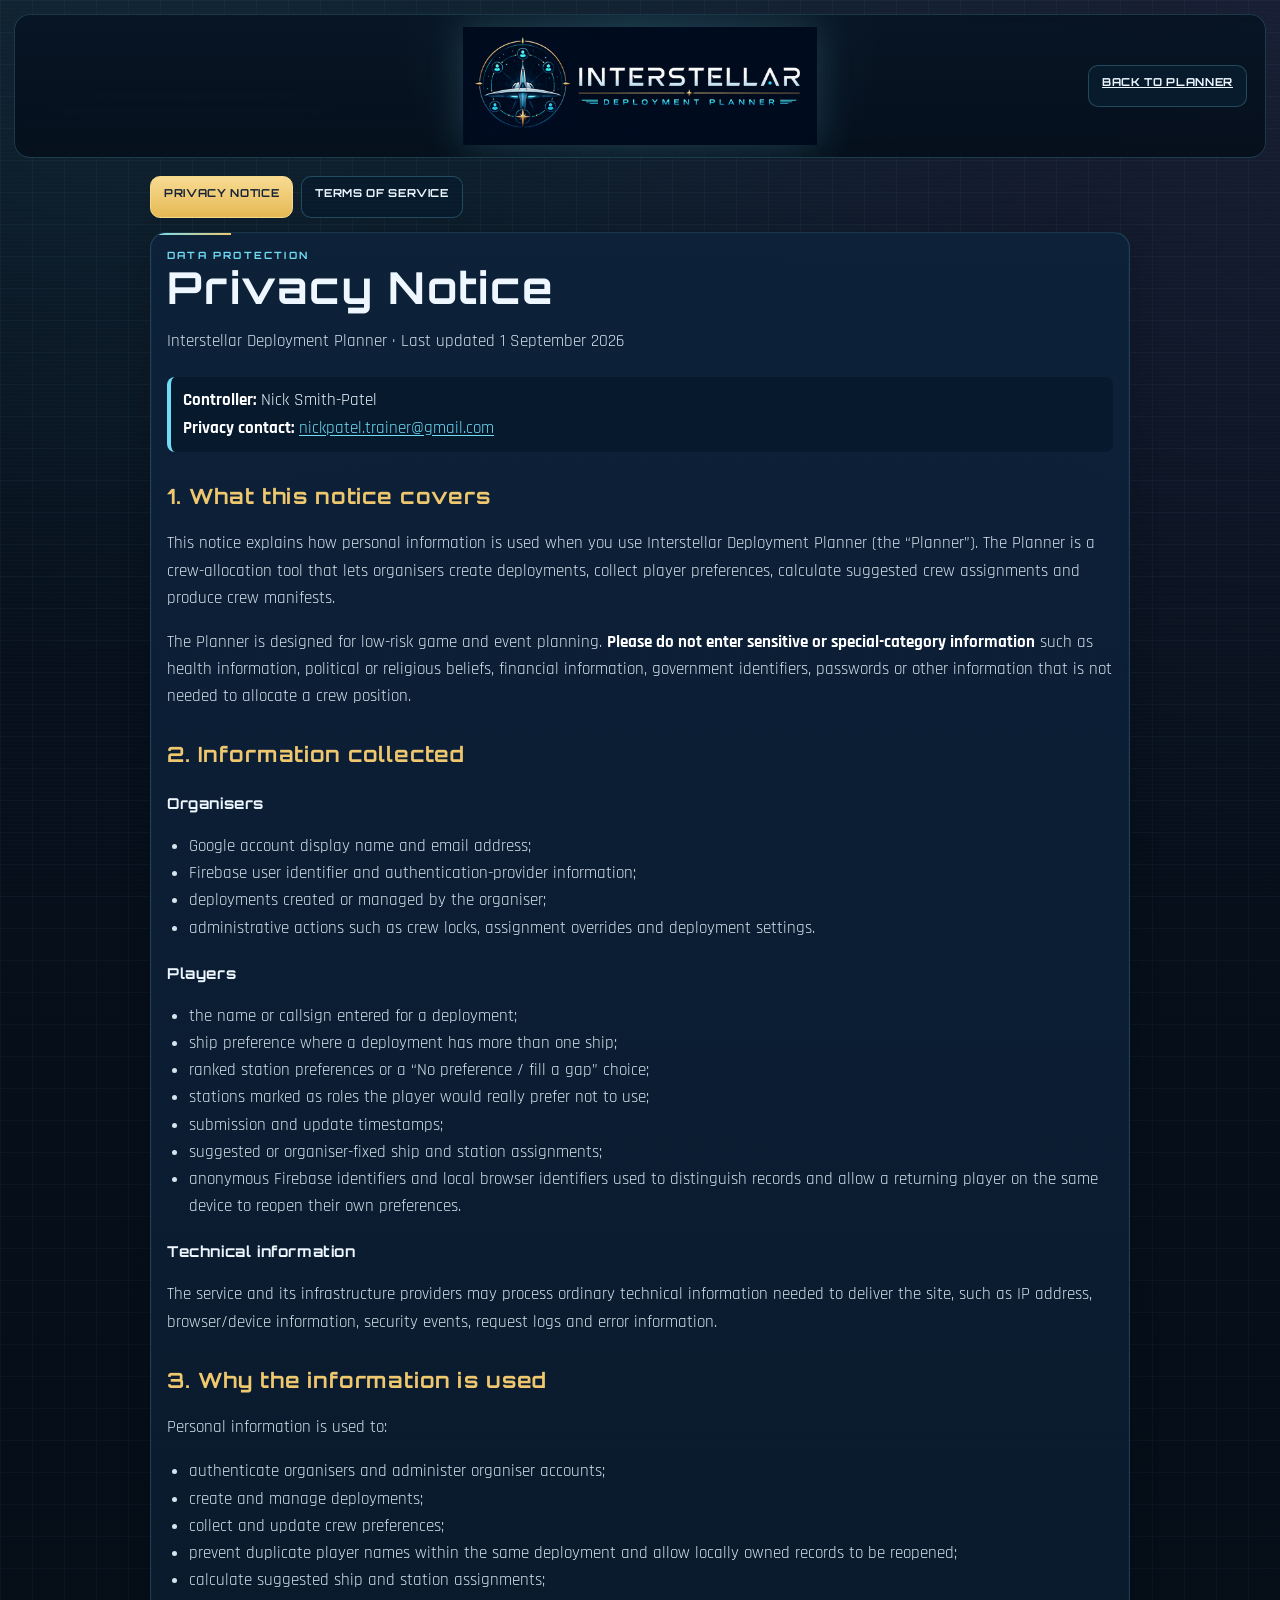
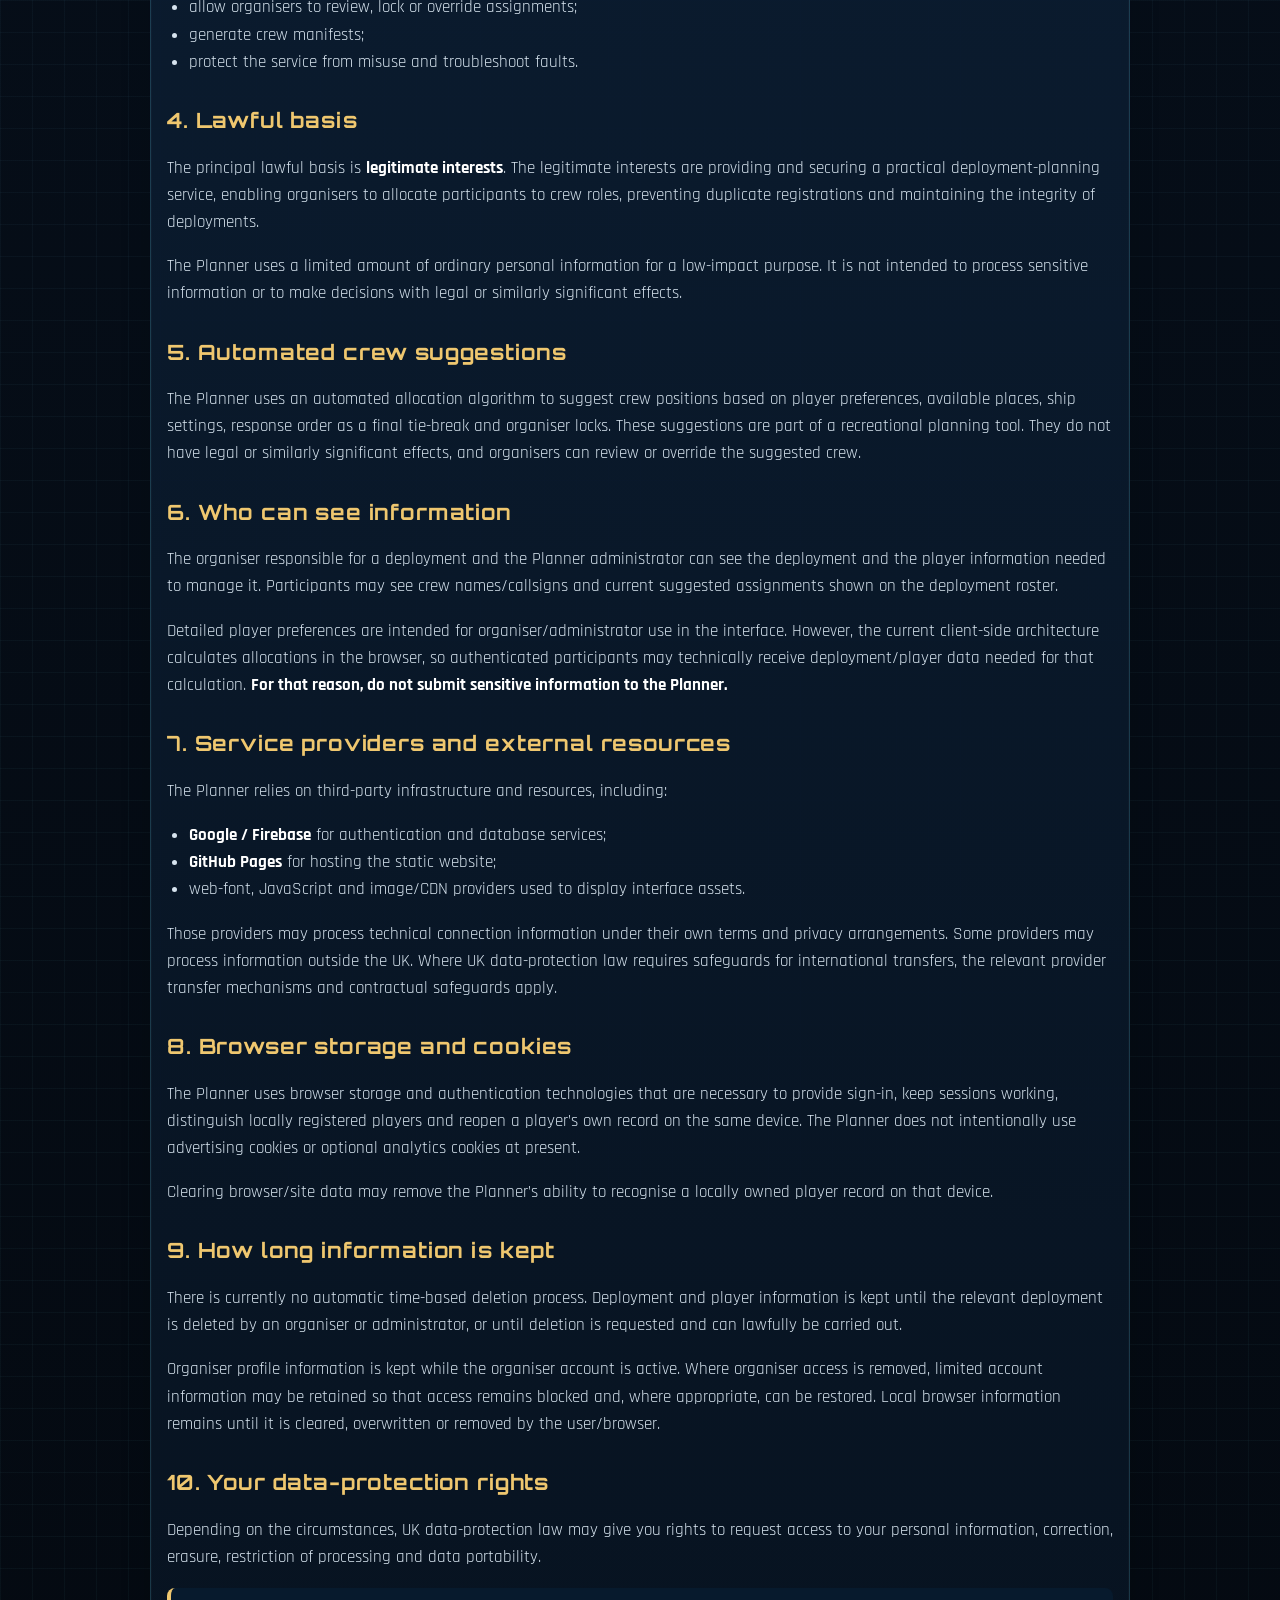
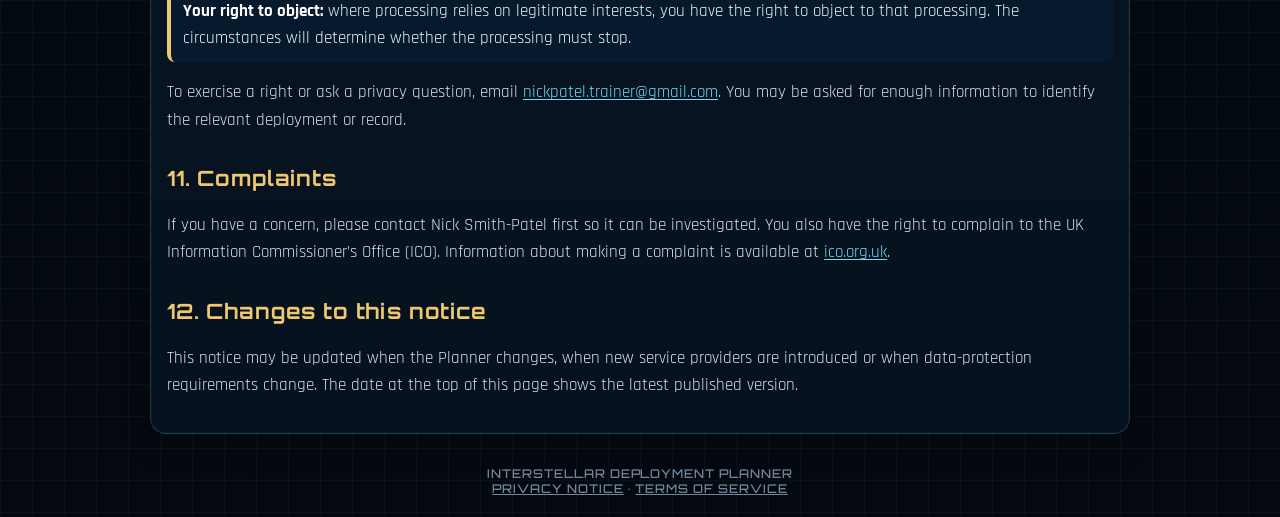
<file: privacy.html>
<!doctype html>
<html lang="en">
<head>
  <meta charset="utf-8">
  <meta name="viewport" content="width=device-width,initial-scale=1,viewport-fit=cover">
  <meta name="theme-color" content="#07111e">
  <title>Privacy Notice · Interstellar Deployment Planner</title>
  <link rel="icon" type="image/png" href="./site-icon.png">
  <link rel="apple-touch-icon" href="./site-icon.png">
  <link rel="preconnect" href="https://fonts.googleapis.com">
  <link rel="preconnect" href="https://fonts.gstatic.com" crossorigin>
  <link href="https://fonts.googleapis.com/css2?family=Orbitron:wght@500;600;700;800&family=Rajdhani:wght@400;500;600;700&display=swap" rel="stylesheet">
  <link rel="stylesheet" href="./styles.css">
  <style>
    .legal-wrap{max-width:980px;margin:0 auto}.legal-card{line-height:1.6;font-size:17px}.legal-card h1{margin-bottom:6px}.legal-card h2{margin-top:28px;color:var(--gold)}.legal-card h3{margin-top:20px;text-transform:none;letter-spacing:.04em;font-size:15px}.legal-card p,.legal-card li{color:#d6e3ee}.legal-card ul{padding-left:22px}.legal-meta{color:var(--muted);margin-bottom:22px}.legal-callout{border-left:4px solid var(--cyan);padding:10px 12px;background:#071a2d;border-radius:8px}.legal-callout.right{border-left-color:var(--gold)}.legal-card a{text-decoration:underline;text-underline-offset:2px;color:var(--cyan)}.legal-nav{display:flex;gap:8px;flex-wrap:wrap;margin-bottom:14px}.legal-nav a{text-decoration:none}.legal-card strong{color:#fff}
  </style>
</head>
<body>
  <div class="app-shell">
    <header class="topbar">
      <a class="brand" href="./" aria-label="Interstellar Deployment Planner home">
        <img class="brand-banner" src="./site-header-banner.png" alt="Interstellar Deployment Planner">
      </a>
      <div class="top-actions"><a class="btn ghost" href="./">Back to planner</a></div>
    </header>

    <main class="main legal-wrap">
      <div class="legal-nav"><a class="btn primary" href="./privacy.html">Privacy Notice</a><a class="btn ghost" href="./terms.html">Terms of Service</a></div>
      <article class="panel legal-card">
        <div class="eyebrow">Data protection</div>
        <h1>Privacy Notice</h1>
        <p class="legal-meta">Interstellar Deployment Planner · Last updated 1 September 2026</p>

        <div class="legal-callout">
          <strong>Controller:</strong> Nick Smith-Patel<br>
          <strong>Privacy contact:</strong> <a href="mailto:nickpatel.trainer@gmail.com">nickpatel.trainer@gmail.com</a>
        </div>

        <h2>1. What this notice covers</h2>
        <p>This notice explains how personal information is used when you use Interstellar Deployment Planner (the “Planner”). The Planner is a crew-allocation tool that lets organisers create deployments, collect player preferences, calculate suggested crew assignments and produce crew manifests.</p>
        <p>The Planner is designed for low-risk game and event planning. <strong>Please do not enter sensitive or special-category information</strong> such as health information, political or religious beliefs, financial information, government identifiers, passwords or other information that is not needed to allocate a crew position.</p>

        <h2>2. Information collected</h2>
        <h3>Organisers</h3>
        <ul>
          <li>Google account display name and email address;</li>
          <li>Firebase user identifier and authentication-provider information;</li>
          <li>deployments created or managed by the organiser;</li>
          <li>administrative actions such as crew locks, assignment overrides and deployment settings.</li>
        </ul>

        <h3>Players</h3>
        <ul>
          <li>the name or callsign entered for a deployment;</li>
          <li>ship preference where a deployment has more than one ship;</li>
          <li>ranked station preferences or a “No preference / fill a gap” choice;</li>
          <li>stations marked as roles the player would really prefer not to use;</li>
          <li>submission and update timestamps;</li>
          <li>suggested or organiser-fixed ship and station assignments;</li>
          <li>anonymous Firebase identifiers and local browser identifiers used to distinguish records and allow a returning player on the same device to reopen their own preferences.</li>
        </ul>

        <h3>Technical information</h3>
        <p>The service and its infrastructure providers may process ordinary technical information needed to deliver the site, such as IP address, browser/device information, security events, request logs and error information.</p>

        <h2>3. Why the information is used</h2>
        <p>Personal information is used to:</p>
        <ul>
          <li>authenticate organisers and administer organiser accounts;</li>
          <li>create and manage deployments;</li>
          <li>collect and update crew preferences;</li>
          <li>prevent duplicate player names within the same deployment and allow locally owned records to be reopened;</li>
          <li>calculate suggested ship and station assignments;</li>
          <li>allow organisers to review, lock or override assignments;</li>
          <li>generate crew manifests;</li>
          <li>protect the service from misuse and troubleshoot faults.</li>
        </ul>

        <h2>4. Lawful basis</h2>
        <p>The principal lawful basis is <strong>legitimate interests</strong>. The legitimate interests are providing and securing a practical deployment-planning service, enabling organisers to allocate participants to crew roles, preventing duplicate registrations and maintaining the integrity of deployments.</p>
        <p>The Planner uses a limited amount of ordinary personal information for a low-impact purpose. It is not intended to process sensitive information or to make decisions with legal or similarly significant effects.</p>

        <h2>5. Automated crew suggestions</h2>
        <p>The Planner uses an automated allocation algorithm to suggest crew positions based on player preferences, available places, ship settings, response order as a final tie-break and organiser locks. These suggestions are part of a recreational planning tool. They do not have legal or similarly significant effects, and organisers can review or override the suggested crew.</p>

        <h2>6. Who can see information</h2>
        <p>The organiser responsible for a deployment and the Planner administrator can see the deployment and the player information needed to manage it. Participants may see crew names/callsigns and current suggested assignments shown on the deployment roster.</p>
        <p>Detailed player preferences are intended for organiser/administrator use in the interface. However, the current client-side architecture calculates allocations in the browser, so authenticated participants may technically receive deployment/player data needed for that calculation. <strong>For that reason, do not submit sensitive information to the Planner.</strong></p>

        <h2>7. Service providers and external resources</h2>
        <p>The Planner relies on third-party infrastructure and resources, including:</p>
        <ul>
          <li><strong>Google / Firebase</strong> for authentication and database services;</li>
          <li><strong>GitHub Pages</strong> for hosting the static website;</li>
          <li>web-font, JavaScript and image/CDN providers used to display interface assets.</li>
        </ul>
        <p>Those providers may process technical connection information under their own terms and privacy arrangements. Some providers may process information outside the UK. Where UK data-protection law requires safeguards for international transfers, the relevant provider transfer mechanisms and contractual safeguards apply.</p>

        <h2>8. Browser storage and cookies</h2>
        <p>The Planner uses browser storage and authentication technologies that are necessary to provide sign-in, keep sessions working, distinguish locally registered players and reopen a player’s own record on the same device. The Planner does not intentionally use advertising cookies or optional analytics cookies at present.</p>
        <p>Clearing browser/site data may remove the Planner’s ability to recognise a locally owned player record on that device.</p>

        <h2>9. How long information is kept</h2>
        <p>There is currently no automatic time-based deletion process. Deployment and player information is kept until the relevant deployment is deleted by an organiser or administrator, or until deletion is requested and can lawfully be carried out.</p>
        <p>Organiser profile information is kept while the organiser account is active. Where organiser access is removed, limited account information may be retained so that access remains blocked and, where appropriate, can be restored. Local browser information remains until it is cleared, overwritten or removed by the user/browser.</p>

        <h2>10. Your data-protection rights</h2>
        <p>Depending on the circumstances, UK data-protection law may give you rights to request access to your personal information, correction, erasure, restriction of processing and data portability.</p>
        <div class="legal-callout right">
          <strong>Your right to object:</strong> where processing relies on legitimate interests, you have the right to object to that processing. The circumstances will determine whether the processing must stop.
        </div>
        <p>To exercise a right or ask a privacy question, email <a href="mailto:nickpatel.trainer@gmail.com">nickpatel.trainer@gmail.com</a>. You may be asked for enough information to identify the relevant deployment or record.</p>

        <h2>11. Complaints</h2>
        <p>If you have a concern, please contact Nick Smith-Patel first so it can be investigated. You also have the right to complain to the UK Information Commissioner’s Office (ICO). Information about making a complaint is available at <a href="https://ico.org.uk/make-a-complaint/" rel="noopener noreferrer">ico.org.uk</a>.</p>

        <h2>12. Changes to this notice</h2>
        <p>This notice may be updated when the Planner changes, when new service providers are introduced or when data-protection requirements change. The date at the top of this page shows the latest published version.</p>
      </article>
    </main>

    <footer class="footer">Interstellar Deployment Planner<br><a href="./privacy.html">Privacy Notice</a> · <a href="./terms.html">Terms of Service</a></footer>
  </div>
</body>
</html>
</file>
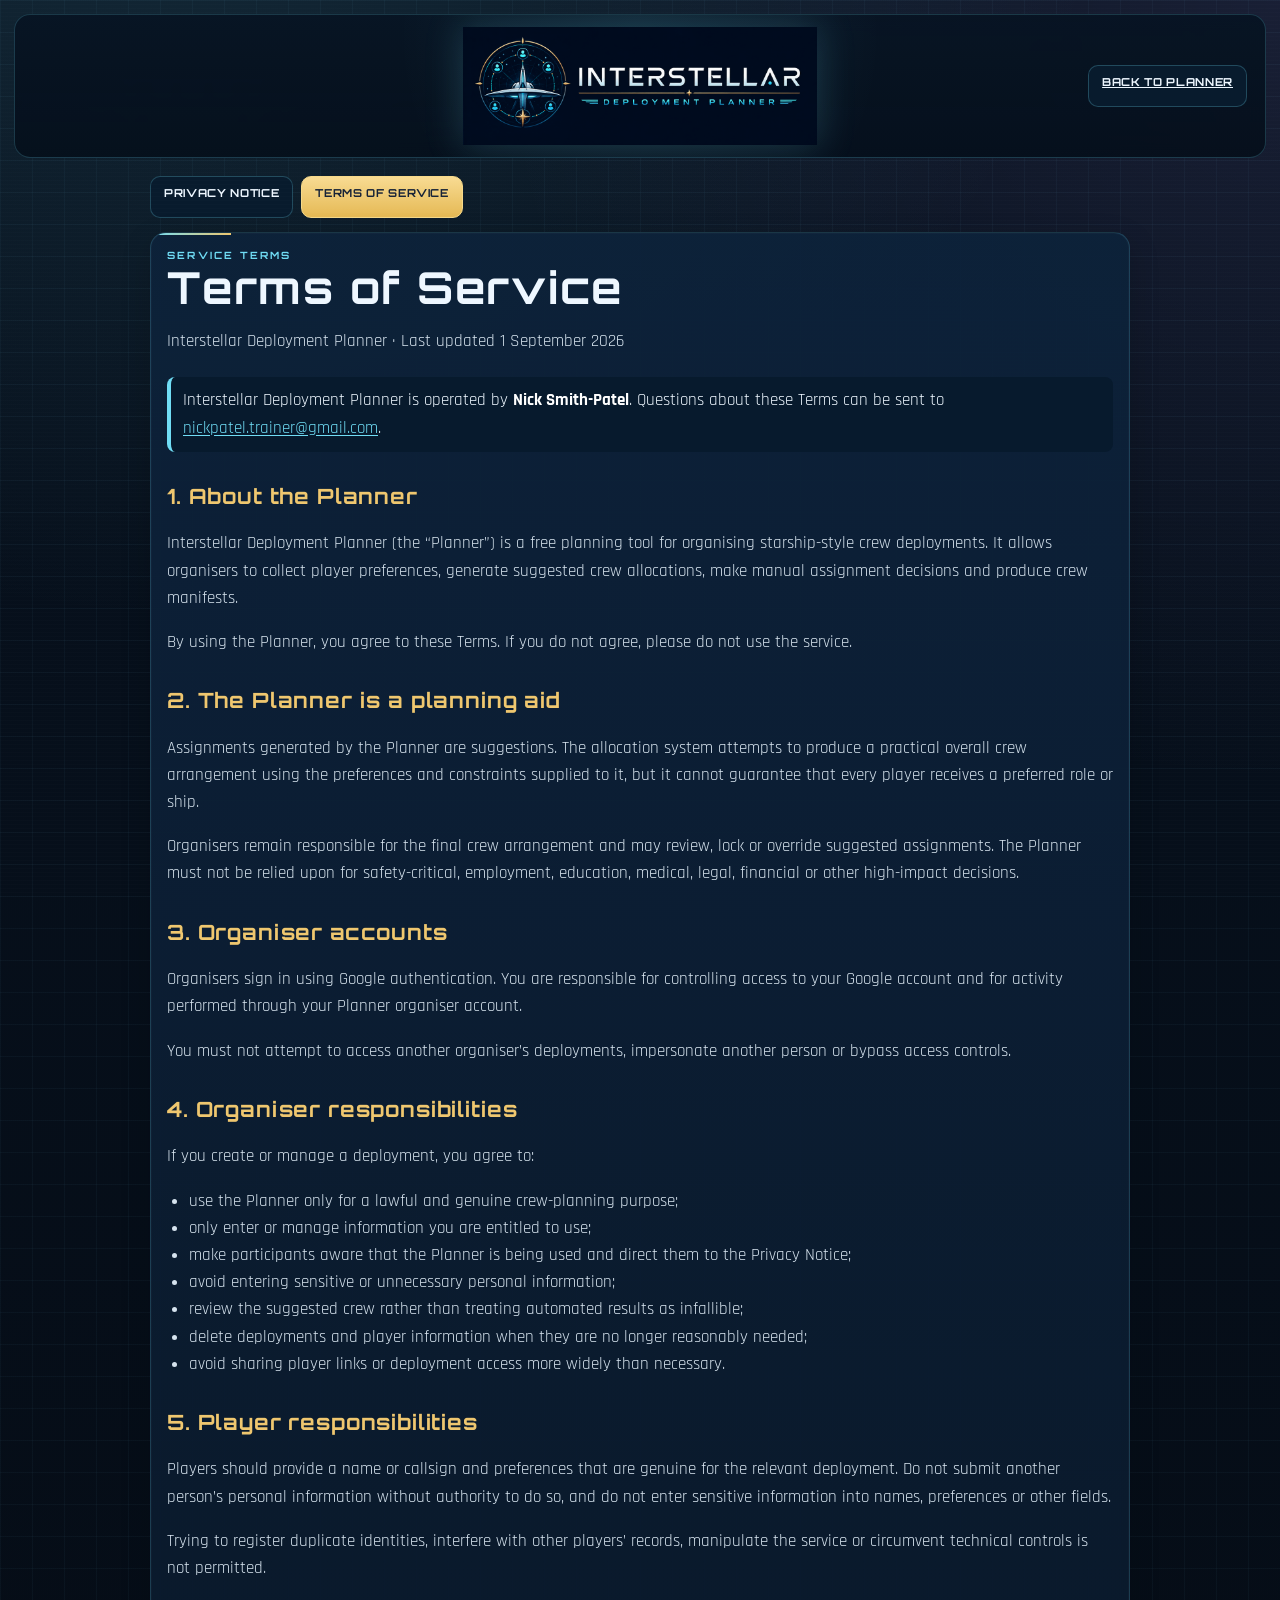
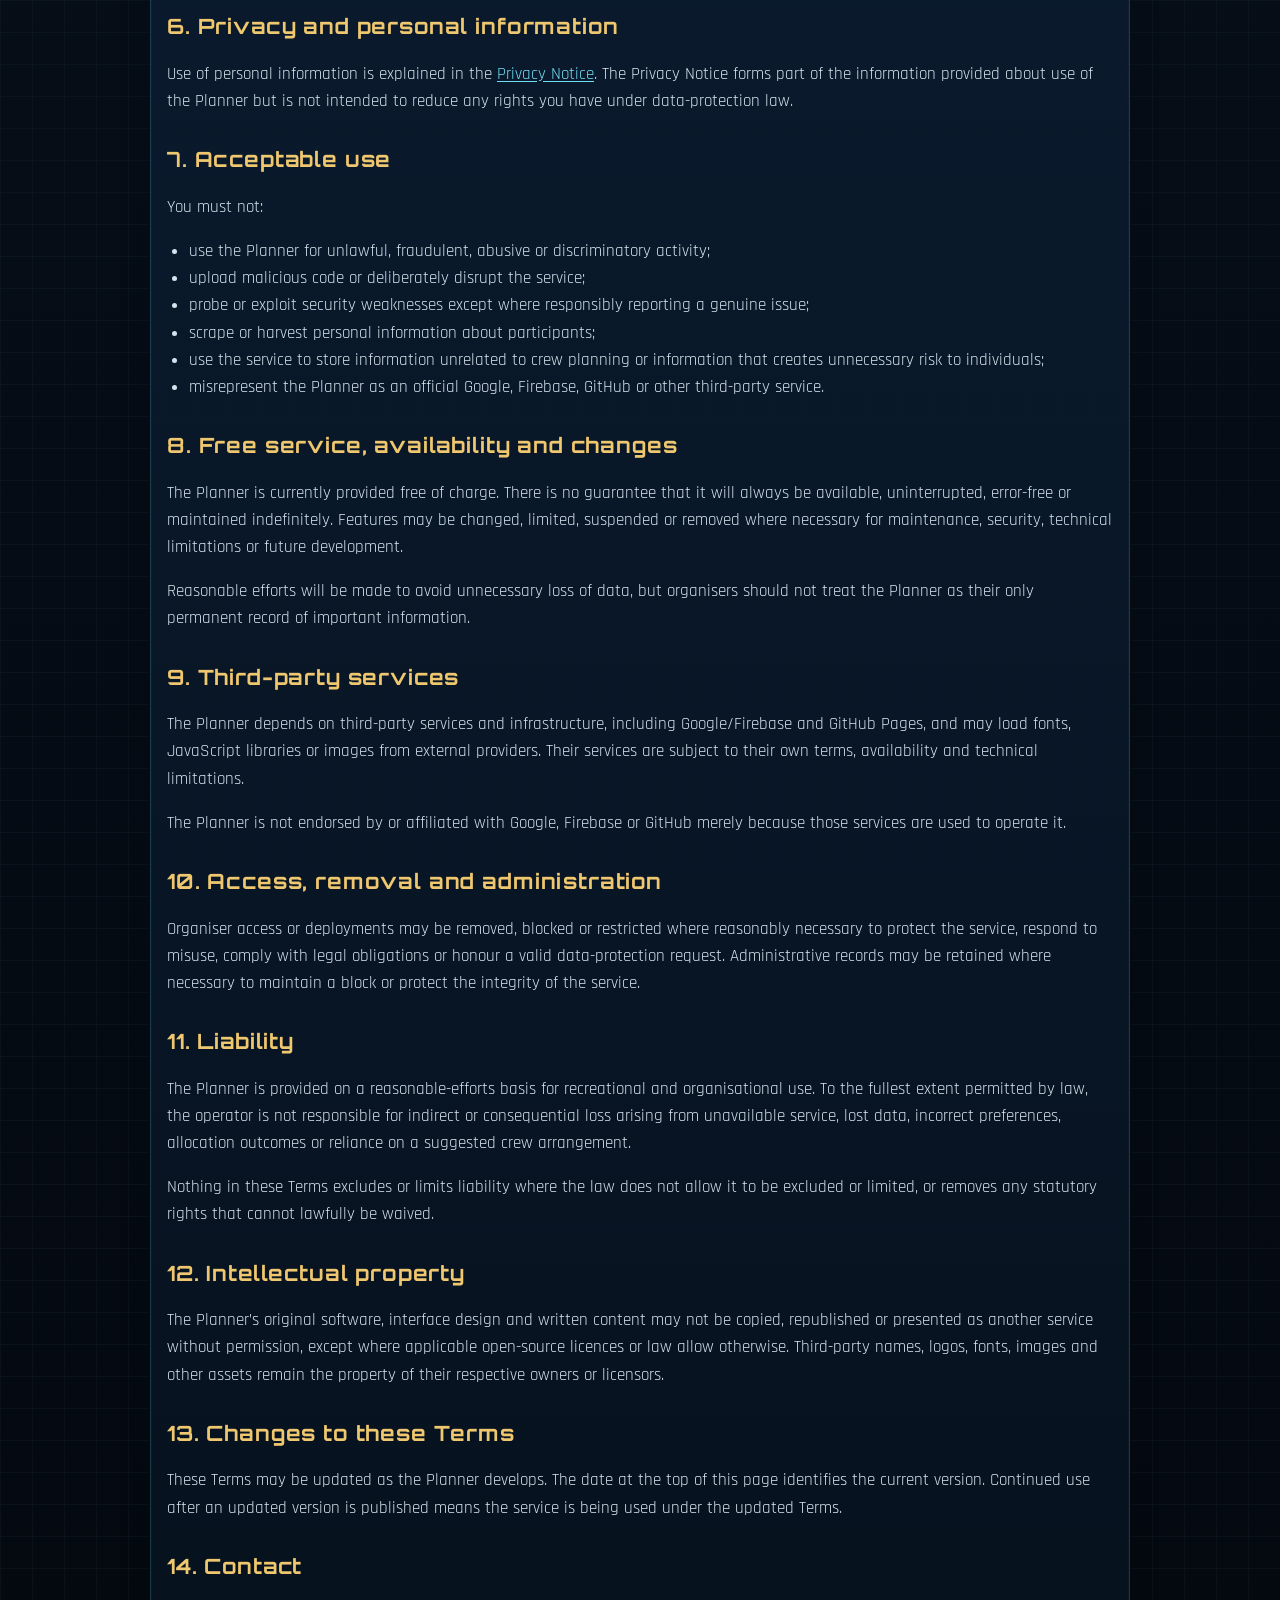
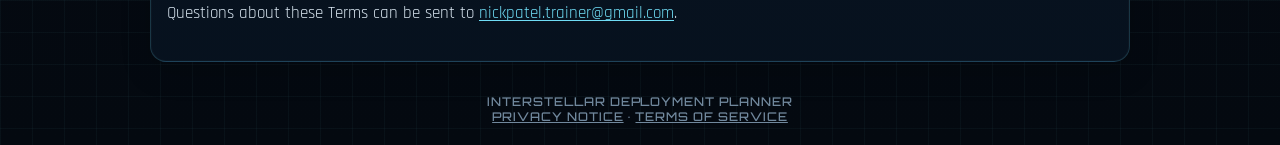
<file: terms.html>
<!doctype html>
<html lang="en">
<head>
  <meta charset="utf-8">
  <meta name="viewport" content="width=device-width,initial-scale=1,viewport-fit=cover">
  <meta name="theme-color" content="#07111e">
  <title>Terms of Service · Interstellar Deployment Planner</title>
  <link rel="icon" type="image/png" href="./site-icon.png">
  <link rel="apple-touch-icon" href="./site-icon.png">
  <link rel="preconnect" href="https://fonts.googleapis.com">
  <link rel="preconnect" href="https://fonts.gstatic.com" crossorigin>
  <link href="https://fonts.googleapis.com/css2?family=Orbitron:wght@500;600;700;800&family=Rajdhani:wght@400;500;600;700&display=swap" rel="stylesheet">
  <link rel="stylesheet" href="./styles.css">
  <style>
    .legal-wrap{max-width:980px;margin:0 auto}.legal-card{line-height:1.6;font-size:17px}.legal-card h1{margin-bottom:6px}.legal-card h2{margin-top:28px;color:var(--gold)}.legal-card p,.legal-card li{color:#d6e3ee}.legal-card ul{padding-left:22px}.legal-meta{color:var(--muted);margin-bottom:22px}.legal-callout{border-left:4px solid var(--cyan);padding:10px 12px;background:#071a2d;border-radius:8px}.legal-card a{text-decoration:underline;text-underline-offset:2px;color:var(--cyan)}.legal-nav{display:flex;gap:8px;flex-wrap:wrap;margin-bottom:14px}.legal-nav a{text-decoration:none}.legal-card strong{color:#fff}
  </style>
</head>
<body>
  <div class="app-shell">
    <header class="topbar">
      <a class="brand" href="./" aria-label="Interstellar Deployment Planner home">
        <img class="brand-banner" src="./site-header-banner.png" alt="Interstellar Deployment Planner">
      </a>
      <div class="top-actions"><a class="btn ghost" href="./">Back to planner</a></div>
    </header>

    <main class="main legal-wrap">
      <div class="legal-nav"><a class="btn ghost" href="./privacy.html">Privacy Notice</a><a class="btn primary" href="./terms.html">Terms of Service</a></div>
      <article class="panel legal-card">
        <div class="eyebrow">Service terms</div>
        <h1>Terms of Service</h1>
        <p class="legal-meta">Interstellar Deployment Planner · Last updated 1 September 2026</p>

        <div class="legal-callout">
          Interstellar Deployment Planner is operated by <strong>Nick Smith-Patel</strong>. Questions about these Terms can be sent to <a href="mailto:nickpatel.trainer@gmail.com">nickpatel.trainer@gmail.com</a>.
        </div>

        <h2>1. About the Planner</h2>
        <p>Interstellar Deployment Planner (the “Planner”) is a free planning tool for organising starship-style crew deployments. It allows organisers to collect player preferences, generate suggested crew allocations, make manual assignment decisions and produce crew manifests.</p>
        <p>By using the Planner, you agree to these Terms. If you do not agree, please do not use the service.</p>

        <h2>2. The Planner is a planning aid</h2>
        <p>Assignments generated by the Planner are suggestions. The allocation system attempts to produce a practical overall crew arrangement using the preferences and constraints supplied to it, but it cannot guarantee that every player receives a preferred role or ship.</p>
        <p>Organisers remain responsible for the final crew arrangement and may review, lock or override suggested assignments. The Planner must not be relied upon for safety-critical, employment, education, medical, legal, financial or other high-impact decisions.</p>

        <h2>3. Organiser accounts</h2>
        <p>Organisers sign in using Google authentication. You are responsible for controlling access to your Google account and for activity performed through your Planner organiser account.</p>
        <p>You must not attempt to access another organiser’s deployments, impersonate another person or bypass access controls.</p>

        <h2>4. Organiser responsibilities</h2>
        <p>If you create or manage a deployment, you agree to:</p>
        <ul>
          <li>use the Planner only for a lawful and genuine crew-planning purpose;</li>
          <li>only enter or manage information you are entitled to use;</li>
          <li>make participants aware that the Planner is being used and direct them to the Privacy Notice;</li>
          <li>avoid entering sensitive or unnecessary personal information;</li>
          <li>review the suggested crew rather than treating automated results as infallible;</li>
          <li>delete deployments and player information when they are no longer reasonably needed;</li>
          <li>avoid sharing player links or deployment access more widely than necessary.</li>
        </ul>

        <h2>5. Player responsibilities</h2>
        <p>Players should provide a name or callsign and preferences that are genuine for the relevant deployment. Do not submit another person’s personal information without authority to do so, and do not enter sensitive information into names, preferences or other fields.</p>
        <p>Trying to register duplicate identities, interfere with other players’ records, manipulate the service or circumvent technical controls is not permitted.</p>

        <h2>6. Privacy and personal information</h2>
        <p>Use of personal information is explained in the <a href="./privacy.html">Privacy Notice</a>. The Privacy Notice forms part of the information provided about use of the Planner but is not intended to reduce any rights you have under data-protection law.</p>

        <h2>7. Acceptable use</h2>
        <p>You must not:</p>
        <ul>
          <li>use the Planner for unlawful, fraudulent, abusive or discriminatory activity;</li>
          <li>upload malicious code or deliberately disrupt the service;</li>
          <li>probe or exploit security weaknesses except where responsibly reporting a genuine issue;</li>
          <li>scrape or harvest personal information about participants;</li>
          <li>use the service to store information unrelated to crew planning or information that creates unnecessary risk to individuals;</li>
          <li>misrepresent the Planner as an official Google, Firebase, GitHub or other third-party service.</li>
        </ul>

        <h2>8. Free service, availability and changes</h2>
        <p>The Planner is currently provided free of charge. There is no guarantee that it will always be available, uninterrupted, error-free or maintained indefinitely. Features may be changed, limited, suspended or removed where necessary for maintenance, security, technical limitations or future development.</p>
        <p>Reasonable efforts will be made to avoid unnecessary loss of data, but organisers should not treat the Planner as their only permanent record of important information.</p>

        <h2>9. Third-party services</h2>
        <p>The Planner depends on third-party services and infrastructure, including Google/Firebase and GitHub Pages, and may load fonts, JavaScript libraries or images from external providers. Their services are subject to their own terms, availability and technical limitations.</p>
        <p>The Planner is not endorsed by or affiliated with Google, Firebase or GitHub merely because those services are used to operate it.</p>

        <h2>10. Access, removal and administration</h2>
        <p>Organiser access or deployments may be removed, blocked or restricted where reasonably necessary to protect the service, respond to misuse, comply with legal obligations or honour a valid data-protection request. Administrative records may be retained where necessary to maintain a block or protect the integrity of the service.</p>

        <h2>11. Liability</h2>
        <p>The Planner is provided on a reasonable-efforts basis for recreational and organisational use. To the fullest extent permitted by law, the operator is not responsible for indirect or consequential loss arising from unavailable service, lost data, incorrect preferences, allocation outcomes or reliance on a suggested crew arrangement.</p>
        <p>Nothing in these Terms excludes or limits liability where the law does not allow it to be excluded or limited, or removes any statutory rights that cannot lawfully be waived.</p>

        <h2>12. Intellectual property</h2>
        <p>The Planner’s original software, interface design and written content may not be copied, republished or presented as another service without permission, except where applicable open-source licences or law allow otherwise. Third-party names, logos, fonts, images and other assets remain the property of their respective owners or licensors.</p>

        <h2>13. Changes to these Terms</h2>
        <p>These Terms may be updated as the Planner develops. The date at the top of this page identifies the current version. Continued use after an updated version is published means the service is being used under the updated Terms.</p>

        <h2>14. Contact</h2>
        <p>Questions about these Terms can be sent to <a href="mailto:nickpatel.trainer@gmail.com">nickpatel.trainer@gmail.com</a>.</p>
      </article>
    </main>

    <footer class="footer">Interstellar Deployment Planner<br><a href="./privacy.html">Privacy Notice</a> · <a href="./terms.html">Terms of Service</a></footer>
  </div>
</body>
</html>
</file>
<file: styles.css>
:root{
  --bg:#050b13;--bg2:#091522;--panel:#0c1e33;--panel2:#102944;--text:#eef7ff;--muted:#92aac2;
  --line:#28516e;--cyan:#70ddf5;--gold:#efc76f;--green:#65dda5;--red:#ff8f9b;--orange:#f2a760;--purple:#b69cff;
  --command:#efc76f;--operations:#f2a760;--science:#70ddf5;--engineering:#65dda5;--shuttle:#b69cff;
}
*{box-sizing:border-box}html{color-scheme:dark}body{margin:0;min-height:100vh;color:var(--text);font-family:"Rajdhani",system-ui,sans-serif;background:
radial-gradient(circle at 15% -10%,rgba(112,221,245,.15),transparent 25%),radial-gradient(circle at 100% 0%,rgba(182,156,255,.10),transparent 22%),
linear-gradient(rgba(112,221,245,.04) 1px,transparent 1px),linear-gradient(90deg,rgba(112,221,245,.04) 1px,transparent 1px),linear-gradient(180deg,#07111e,#040910);background-size:auto,auto,32px 32px,32px 32px,auto}
body:before{content:"";position:fixed;inset:0;pointer-events:none;background:repeating-linear-gradient(180deg,rgba(255,255,255,.018) 0 1px,transparent 1px 4px);opacity:.6}
a{color:inherit}.app-shell{width:min(1580px,100%);margin:auto;padding:14px}.topbar{display:grid;grid-template-columns:1fr auto 1fr;align-items:center;gap:14px;padding:12px 18px;border:1px solid rgba(112,221,245,.2);border-radius:16px;background:linear-gradient(180deg,rgba(7,20,35,.94),rgba(5,15,27,.9));backdrop-filter:blur(8px);position:relative;z-index:2;min-height:132px;overflow:hidden}.topbar:before{content:"";position:absolute;inset:0;pointer-events:none;background:radial-gradient(circle at 50% 15%,rgba(112,221,245,.09),transparent 38%)}.brand{grid-column:2;display:flex;align-items:center;justify-content:center;text-decoration:none;min-width:0;position:relative;z-index:1}.brand-banner{display:block;width:min(660px,68vw);height:auto;max-height:118px;object-fit:contain;filter:drop-shadow(0 0 18px rgba(112,221,245,.18))}.top-actions{grid-column:3;justify-self:end;display:flex;gap:8px;align-items:center;flex-wrap:wrap;justify-content:flex-end;position:relative;z-index:1}.main{padding:18px 0}.footer{text-align:center;color:#71889d;font:500 12px "Orbitron";letter-spacing:.08em;text-transform:uppercase;padding:14px 4px 6px}.loading-card,.empty-state{padding:48px 20px;text-align:center;border:1px solid rgba(112,221,245,.17);border-radius:18px;background:linear-gradient(180deg,rgba(13,34,57,.78),rgba(6,17,29,.9))}.loading-card h1,.empty-state h2{font:700 clamp(22px,4vw,34px) "Orbitron";margin:12px 0 5px}.loading-card p,.empty-state p{color:var(--muted);font-size:17px;margin:0}.scanner{display:inline-block;width:80px;height:4px;background:linear-gradient(90deg,transparent,var(--cyan),transparent);animation:scan 1.4s infinite ease-in-out}@keyframes scan{50%{transform:scaleX(1.6);opacity:.45}}
.page-head{display:flex;align-items:flex-end;justify-content:space-between;gap:16px;margin-bottom:14px;padding:4px}.eyebrow{font:700 10px "Orbitron";letter-spacing:.22em;text-transform:uppercase;color:var(--cyan)}h1,h2,h3{font-family:"Orbitron";letter-spacing:.04em}h1{font-size:clamp(27px,4vw,44px);margin:4px 0 3px;line-height:1.05}h2{font-size:21px;margin:0 0 7px}h3{font-size:13px;text-transform:uppercase;letter-spacing:.13em;margin:0 0 8px}.sub{color:var(--muted);font-size:16px;line-height:1.35;margin:0}.grid{display:grid;gap:14px}.grid.two{grid-template-columns:minmax(300px,440px) minmax(0,1fr)}.grid.cards{grid-template-columns:repeat(auto-fit,minmax(270px,1fr))}.panel{border:1px solid rgba(112,221,245,.18);border-radius:16px;background:linear-gradient(180deg,rgba(13,34,58,.96),rgba(7,18,31,.97));padding:16px;box-shadow:inset 0 0 0 1px rgba(255,255,255,.018),0 10px 30px rgba(0,0,0,.17);position:relative;overflow:hidden}.panel:before{content:"";position:absolute;left:0;top:0;width:80px;height:2px;background:linear-gradient(90deg,var(--cyan),var(--gold))}.panel.gold:before{background:var(--gold)}.panel.purple:before{background:var(--purple)}.panel.green:before{background:var(--green)}
.field{display:flex;flex-direction:column;gap:5px;margin-bottom:11px}.field label,.label{font:600 10px "Orbitron";letter-spacing:.1em;text-transform:uppercase;color:#dce8f3}.field input,.field select,.field textarea{width:100%;min-height:45px;border:1px solid rgba(112,221,245,.2);border-radius:9px;background:#061727;color:var(--text);padding:9px 11px;font:600 17px "Rajdhani"}.field textarea{min-height:84px;resize:vertical}.field input:focus,.field select:focus,.field textarea:focus,.btn:focus-visible{outline:2px solid var(--gold);outline-offset:2px}.field small{color:var(--muted);font-size:13px}.inline-fields{display:grid;grid-template-columns:repeat(2,1fr);gap:9px}.three-fields{display:grid;grid-template-columns:repeat(3,1fr);gap:9px}.btn{border:1px solid rgba(112,221,245,.24);border-radius:10px;min-height:42px;padding:9px 13px;font:700 11px "Orbitron";letter-spacing:.06em;text-transform:uppercase;cursor:pointer;background:#123451;color:var(--text)}.btn.primary{background:linear-gradient(180deg,#f8db92,#e5b954);border-color:#f6d989;color:#172337}.btn.success{background:#164837;border-color:#3b8a69}.btn.danger{background:#411e2a;border-color:#804253;color:#ffd9de}.btn.ghost{background:#081b2d}.btn.tiny{min-height:32px;padding:6px 9px;font-size:9px}.btn:disabled{opacity:.45;cursor:not-allowed}.actions{display:flex;flex-wrap:wrap;gap:8px;margin-top:10px}.message{padding:9px 10px;border:1px solid var(--line);background:#07192a;border-radius:9px;font-size:15px;line-height:1.35;margin-top:9px}.message:empty{display:none}.message.ok{border-color:#367a5d;color:#c4f4dd;background:#102b23}.message.error{border-color:#864453;color:#ffd0d6;background:#331923}.message.warn{border-color:#8f6f3c;color:#ffe0a6;background:#302512}.hidden{display:none!important}.pill{display:inline-flex;align-items:center;gap:6px;border:1px solid rgba(112,221,245,.22);border-radius:999px;background:#081b2e;padding:6px 9px;font:700 9px "Orbitron";letter-spacing:.06em;text-transform:uppercase;color:#d9e8f5}.pill.open{border-color:#3f8868;color:#c5f5dd}.pill.closed{border-color:#9c7540;color:#ffe0aa}.pill.admin{border-color:#a98a45;color:#ffe3a1}.pill.organiser{border-color:#547fa5;color:#d5ebff}.mission-card{display:flex;flex-direction:column;min-height:210px}.mission-card .mission-date{color:var(--gold);font:700 12px "Orbitron";letter-spacing:.08em;text-transform:uppercase}.mission-card h2{margin:8px 0 5px}.mission-meta{display:flex;gap:6px;flex-wrap:wrap;margin:9px 0}.mission-card .actions{margin-top:auto}.share-box{display:grid;grid-template-columns:minmax(0,1fr) auto;gap:7px;margin-top:10px}.share-box input{min-width:0;border:1px solid var(--line);background:#051625;color:#bcd0e2;padding:8px 9px;border-radius:8px;font-size:14px}
.rules{display:grid;gap:7px;margin:11px 0}.rule{display:grid;grid-template-columns:25px minmax(0,1fr);gap:8px;align-items:start;padding:7px 8px;border:1px solid rgba(112,221,245,.12);border-radius:9px;background:#071727}.rule b{color:var(--gold)}.rule-num{display:grid;place-items:center;width:23px;height:23px;border:1px solid var(--cyan);border-radius:50%;font:700 9px "Orbitron"}.registration-banner{border-left:4px solid var(--cyan);padding:9px 10px;background:#071a2d;border-radius:8px;margin-bottom:11px}.registration-banner b{display:block;font-size:18px}.registration-banner span{color:var(--muted);font-size:14px}.registration-banner.owned{border-left-color:var(--green)}.registration-banner.blocked{border-left-color:var(--red)}.checks{display:grid;grid-template-columns:repeat(2,1fr);gap:5px;padding:8px;border:1px solid rgba(112,221,245,.14);border-radius:9px;background:#061625;max-height:250px;overflow:auto}.checks fieldset{border:0;padding:0;margin:0;display:contents}.check{display:flex;align-items:center;gap:6px;font-size:15px;padding:3px}.check input{width:17px;height:17px}.check-heading{grid-column:1/-1;font:700 9px "Orbitron";letter-spacing:.12em;text-transform:uppercase;padding:6px 4px 2px}.check-heading.command{color:var(--command)}.check-heading.operations{color:var(--operations)}.check-heading.science{color:var(--science)}.check-heading.engineering{color:var(--engineering)}.check-heading.shuttle{color:var(--shuttle)}
.team-command{--team:var(--command)}.team-operations{--team:var(--operations)}.team-science{--team:var(--science)}.team-engineering{--team:var(--engineering)}.team-shuttle{--team:var(--shuttle)}.crew-grid{display:grid;grid-template-columns:repeat(auto-fit,minmax(320px,1fr));gap:12px}.ship-card{border:1px solid rgba(112,221,245,.22);border-radius:15px;overflow:hidden;background:#061725}.ship-card.ship-havock{background:linear-gradient(180deg,rgba(26,21,51,.68),#071321)}.ship-head{display:flex;align-items:center;justify-content:space-between;gap:10px;padding:12px;background:linear-gradient(90deg,#0e3655,#09233a)}.ship-card.ship-havock .ship-head{background:linear-gradient(90deg,#2c2551,#151d3d)}.ship-identity{display:flex;align-items:center;gap:10px;min-width:0}.ship-badge{width:42px;height:42px;object-fit:contain;flex:0 0 auto;filter:drop-shadow(0 0 8px rgba(112,221,245,.22))}.ship-card.ship-havock .ship-badge{filter:drop-shadow(0 0 8px rgba(168,131,255,.28))}.ship-picker-control{display:grid;grid-template-columns:34px minmax(0,1fr);gap:8px;align-items:center}.ship-picker-badge{width:32px;height:32px;object-fit:contain;filter:drop-shadow(0 0 6px rgba(112,221,245,.22))}.ship-picker-badge.hidden{visibility:hidden}.ship-title{font:700 19px "Orbitron";letter-spacing:.08em;text-transform:uppercase;color:var(--gold)}.ship-title.unnamed{color:#adc0d2}.ship-count{font:700 9px "Orbitron";color:#d9e8f5;border:1px solid rgba(112,221,245,.22);border-radius:999px;padding:5px 8px}.team-heading{padding:7px 10px 5px;font:700 9px "Orbitron";letter-spacing:.15em;text-transform:uppercase;color:var(--team);border-top:1px solid rgba(255,255,255,.03);background:color-mix(in srgb,var(--team) 8%,#071727)}.station{padding:8px 10px 9px;border-top:1px solid rgba(255,255,255,.045);border-left:4px solid color-mix(in srgb,var(--team) 70%,transparent);background:linear-gradient(90deg,color-mix(in srgb,var(--team) 9%,transparent),transparent 60%)}.station-top{display:flex;align-items:center;justify-content:space-between;gap:8px}.station-role{font:700 12px "Orbitron";letter-spacing:.05em;text-transform:uppercase;color:var(--team)}.station-state{font:700 8px "Orbitron";letter-spacing:.09em;text-transform:uppercase;color:#9eb5c9}.station-name{font-size:18px;font-weight:700;margin-top:4px;overflow-wrap:anywhere}.station-name.empty{color:#7d92a5;font-style:italic;font-weight:500}.station-name.avoid{color:#ffb3bb}.quality-note{font-size:12px;color:var(--muted);margin-top:1px}.team-key{display:flex;gap:6px;flex-wrap:wrap;margin:7px 0 11px}.team-chip{border:1px solid color-mix(in srgb,var(--team) 42%,#294a61);color:var(--team);background:color-mix(in srgb,var(--team) 7%,#071727);border-radius:999px;padding:5px 7px;font:700 8px "Orbitron";letter-spacing:.08em;text-transform:uppercase}.response-list{display:grid;gap:7px}.response-row{border:1px solid rgba(112,221,245,.13);border-radius:10px;padding:9px;background:#071727}.response-top{display:flex;justify-content:space-between;gap:8px;align-items:flex-start}.response-name{font-size:19px;font-weight:700}.response-meta{color:var(--muted);font-size:14px;line-height:1.35}.fixed-note{color:var(--gold);font:700 9px "Orbitron";letter-spacing:.06em;text-transform:uppercase;margin-top:4px}.modal-backdrop{position:fixed;inset:0;background:rgba(1,5,9,.76);display:grid;place-items:center;padding:14px;z-index:20}.modal{width:min(650px,100%);max-height:90vh;overflow:auto;border:1px solid rgba(112,221,245,.25);border-radius:16px;background:#0a1d31;padding:16px}.modal h2{margin-right:30px}.modal-close{float:right;margin-left:8px}.stat-row{display:flex;gap:7px;flex-wrap:wrap;margin:8px 0}.stat{padding:7px 9px;border:1px solid rgba(112,221,245,.15);background:#071828;border-radius:8px;font-size:14px}.stat b{font:700 15px "Orbitron";color:#fff}.setup-ships{display:grid;gap:7px}.ship-name-row{display:grid;grid-template-columns:72px minmax(0,1fr);gap:8px;align-items:center}.ship-name-row span{font:700 9px "Orbitron";letter-spacing:.08em;color:var(--muted)}
@media(max-width:950px){.grid.two{grid-template-columns:1fr}.panel.sticky{position:static}.crew-grid{grid-template-columns:1fr}}
@media(max-width:650px){.app-shell{padding:9px}.topbar{grid-template-columns:1fr;min-height:0;padding:10px}.brand{grid-column:1;width:100%}.brand-banner{width:min(100%,540px);max-height:none}.top-actions{grid-column:1;justify-self:center}.page-head{align-items:flex-start;flex-direction:column}.inline-fields,.three-fields{grid-template-columns:1fr}.checks{grid-template-columns:1fr}.ship-name-row{grid-template-columns:58px minmax(0,1fr)}.share-box{grid-template-columns:1fr}.crew-grid{grid-template-columns:1fr}.panel{padding:13px}.top-actions .pill{display:none}}

/* Primary organiser landing */
.login-hero{max-width:1220px;margin:0 auto}.login-intro{max-width:900px;margin:4px 0 20px;padding:0 4px}.login-intro h1{font-size:clamp(31px,4.2vw,54px);max-width:900px}.login-lead{color:#a9bdd0;font-size:clamp(17px,1.7vw,21px);line-height:1.45;max-width:850px;margin:9px 0 0}.login-layout{display:grid;grid-template-columns:minmax(360px,.9fr) minmax(500px,1.1fr);gap:18px;align-items:start}.login-column{display:grid;gap:12px}.organiser-primary{padding:22px}.organiser-primary h2{font-size:clamp(23px,3vw,31px);margin-top:5px}.organiser-primary .field{margin-top:17px}.organiser-primary .btn{min-height:48px;font-size:12px}.player-link-note{border:1px solid rgba(112,221,245,.12);border-radius:12px;background:rgba(6,23,39,.72);padding:11px 13px;color:var(--muted)}.player-link-note div{display:flex;gap:8px;align-items:baseline;flex-wrap:wrap}.player-link-note b{font:700 10px "Orbitron";letter-spacing:.08em;text-transform:uppercase;color:var(--cyan)}.player-link-note span{font-size:15px}.admin-access{width:min(520px,100%);font-size:13px;color:#8298aa}.admin-access summary{cursor:pointer;display:inline-block;font:600 9px "Orbitron";letter-spacing:.08em;text-transform:uppercase;color:#73899b;padding:7px 2px}.admin-access summary:hover{color:#b5c7d5}.admin-access-body{margin-top:5px;padding:11px;border:1px solid rgba(112,221,245,.10);border-radius:10px;background:rgba(5,18,31,.62)}.admin-login-fields{display:grid;grid-template-columns:minmax(0,1fr) minmax(0,1fr) auto;gap:8px;align-items:end}.admin-login-fields .field{margin:0}.admin-login-fields .field input{min-height:38px;font-size:14px;padding:6px 8px}.admin-login-fields .btn{min-height:38px;padding:7px 9px;font-size:9px}.feature-panel{padding:22px 24px;border-color:rgba(239,199,111,.22);background:linear-gradient(180deg,rgba(14,36,58,.97),rgba(7,19,32,.98))}.feature-panel:before{width:145px;background:linear-gradient(90deg,var(--gold),var(--cyan))}.feature-panel h2{font-size:clamp(23px,2.6vw,32px);margin-top:5px}.feature-intro{max-width:660px}.feature-list{display:grid;gap:0;margin-top:14px}.feature-item{display:grid;grid-template-columns:43px minmax(0,1fr);gap:12px;padding:13px 4px;border-top:1px solid rgba(112,221,245,.10)}.feature-item:first-child{border-top:0}.feature-index{display:grid;place-items:center;width:38px;height:32px;border:1px solid rgba(239,199,111,.34);border-radius:8px;background:rgba(239,199,111,.055);color:var(--gold);font:700 9px "Orbitron";letter-spacing:.08em}.feature-item b{display:block;color:#edf7ff;font:700 13px "Orbitron";letter-spacing:.045em;text-transform:uppercase;margin:1px 0 4px}.feature-item div>span{display:block;color:#9eb2c5;font-size:15px;line-height:1.35}.feature-item:hover{background:linear-gradient(90deg,rgba(112,221,245,.035),transparent)}
@media(max-width:1050px){.login-layout{grid-template-columns:1fr}.login-column{max-width:none}.feature-panel{order:2}}
@media(max-width:650px){.organiser-primary{padding:16px}.admin-login-fields{grid-template-columns:1fr}.admin-login-fields .btn{width:100%}.feature-panel{padding:17px}.feature-item{grid-template-columns:37px minmax(0,1fr);gap:9px}.feature-index{width:33px}}

.station.inactive{
  opacity:.42;
  filter:saturate(.28);
  background:rgba(120,140,155,.035);
  border-left-color:rgba(145,160,174,.3);
}
.station.inactive .station-role,
.station.inactive .station-state,
.station.inactive .station-name{
  color:#718291;
}
.station.inactive .station-name{
  font-size:13px;
  font-style:normal;
  font-weight:500;
}
.shuttle-fallback-note{
  margin:0 0 11px;
  padding:8px 10px;
  border:1px solid rgba(164,139,255,.18);
  border-radius:10px;
  background:rgba(143,112,221,.055);
  color:#9fb0c1;
  font-size:12px;
  line-height:1.4;
}
.shuttle-fallback-note b{color:#c8b8ff}


/* Deployment setup redesign */
.modal{width:min(760px,100%)}
.setup-heading{padding-right:70px;margin-bottom:14px}
.setup-heading h2{margin:4px 0 5px;font-size:26px}
.deployment-setup-form{display:grid;gap:14px}
.setup-main-fields{display:grid;grid-template-columns:minmax(0,1.4fr) minmax(210px,.7fr);gap:11px}
.setup-main-fields .field{margin:0}
.setup-section{padding:13px;border:1px solid rgba(112,221,245,.13);border-radius:13px;background:rgba(4,19,33,.52)}
.setup-section-head{display:flex;justify-content:space-between;gap:12px;margin-bottom:10px}
.ship-count-choice{display:grid;grid-template-columns:repeat(2,minmax(0,1fr));gap:9px}
.ship-count-card{display:flex;align-items:center;gap:10px;min-height:61px;padding:10px 13px;border:1px solid rgba(112,221,245,.18);border-radius:11px;background:#071a2c;color:var(--text);cursor:pointer;text-align:left}
.ship-count-card b{display:grid;place-items:center;width:34px;height:34px;border-radius:9px;background:#0c2a44;color:var(--cyan);font:800 17px "Orbitron"}
.ship-count-card span{font:700 12px "Orbitron";letter-spacing:.04em}
.ship-count-card.selected{border-color:var(--gold);background:linear-gradient(180deg,rgba(239,199,111,.13),rgba(7,26,44,.92));box-shadow:inset 0 0 0 1px rgba(239,199,111,.12)}
.ship-count-card.selected b{background:var(--gold);color:#172337}
.ship-visual-picker{display:grid;grid-template-columns:repeat(3,minmax(0,1fr));gap:10px}
.visual-ship-card{position:relative;display:grid;justify-items:center;align-content:center;gap:7px;min-height:128px;padding:13px 10px;border:1px solid rgba(112,221,245,.18);border-radius:13px;background:linear-gradient(180deg,#082038,#061625);color:var(--text);cursor:pointer;transition:.15s ease}
.visual-ship-card:hover{transform:translateY(-1px);border-color:rgba(112,221,245,.5)}
.visual-ship-card img{width:64px;height:64px;object-fit:contain;filter:drop-shadow(0 0 10px rgba(112,221,245,.22))}
.visual-ship-card.ship-havock img{filter:drop-shadow(0 0 10px rgba(182,156,255,.28))}
.visual-ship-card.selected{border-color:var(--gold);box-shadow:inset 0 0 0 1px rgba(239,199,111,.15),0 0 18px rgba(239,199,111,.06)}
.visual-ship-card.locked{cursor:default;opacity:1}
.visual-ship-name{font:700 12px "Orbitron";letter-spacing:.07em;text-transform:uppercase}
.visual-ship-card small{font:700 8px "Orbitron";letter-spacing:.08em;text-transform:uppercase;color:var(--green)}
.unknown-ship-icon{display:grid;place-items:center;width:64px;height:64px;border:1px dashed #5f7890;border-radius:50%;font:700 28px "Orbitron";color:#7890a5;background:#061421}
.setup-lock-note{display:grid;grid-template-columns:34px minmax(0,1fr);gap:10px;align-items:start;padding:11px 12px;border:1px solid rgba(239,199,111,.18);border-radius:11px;background:rgba(239,199,111,.055)}
.setup-lock-note .lock-symbol{display:grid;place-items:center;width:30px;height:30px;border:1px solid rgba(239,199,111,.35);border-radius:8px;color:var(--gold)}
.setup-lock-note b{display:block;font:700 10px "Orbitron";letter-spacing:.07em;text-transform:uppercase;color:var(--gold);margin-bottom:3px}
.setup-lock-note span{display:block;color:var(--muted);font-size:14px;line-height:1.35}
.setup-actions{margin-top:0}
@media(max-width:650px){.setup-main-fields{grid-template-columns:1fr}.ship-visual-picker{grid-template-columns:repeat(3,1fr)}.visual-ship-card{min-height:105px;padding:9px 5px}.visual-ship-card img,.unknown-ship-icon{width:48px;height:48px}.visual-ship-name{font-size:9px}.setup-heading{padding-right:0}.ship-count-card span{font-size:10px}}


/* Admin organiser directory */
.admin-section{
  margin-top:22px;
}
.admin-section-head{
  display:flex;
  justify-content:space-between;
  gap:12px;
  align-items:end;
  margin:0 2px 10px;
}
.admin-section-head h2{
  margin:3px 0 2px;
}
.admin-organiser-list{
  display:grid;
  gap:10px;
}
.admin-organiser-card{
  padding:0;
}
.admin-organiser-card>summary{
  list-style:none;
  display:flex;
  justify-content:space-between;
  gap:16px;
  align-items:center;
  padding:15px 16px;
  cursor:pointer;
}
.admin-organiser-card>summary::-webkit-details-marker{
  display:none;
}
.admin-organiser-card>summary:hover{
  background:rgba(112,221,245,.035);
}
.admin-organiser-card h2{
  margin:4px 0 1px;
  font-size:18px;
}
.admin-organiser-email{
  color:var(--muted);
  font-size:15px;
}
.admin-organiser-summary-meta{
  display:flex;
  gap:10px;
  align-items:center;
  flex-wrap:wrap;
  justify-content:flex-end;
}
.admin-view-hint{
  font:700 9px "Orbitron";
  letter-spacing:.08em;
  text-transform:uppercase;
  color:var(--cyan);
}
.admin-organiser-card[open] .admin-view-hint{
  color:var(--gold);
}
.admin-organiser-details{
  padding:0 16px 16px;
  border-top:1px solid rgba(112,221,245,.1);
}
.admin-organiser-uid{
  display:flex;
  gap:9px;
  align-items:center;
  margin:12px 0;
  color:var(--muted);
  min-width:0;
}
.admin-organiser-uid span{
  font:700 9px "Orbitron";
  letter-spacing:.08em;
  text-transform:uppercase;
}
.admin-organiser-uid code{
  color:#c9d8e6;
  font-size:12px;
  overflow-wrap:anywhere;
}
.admin-organiser-deployments{
  display:grid;
  gap:8px;
}
.admin-organiser-deployment{
  border:1px solid rgba(112,221,245,.12);
  border-radius:10px;
  background:#071727;
  padding:10px;
}
.admin-organiser-deployment-main{
  display:flex;
  justify-content:space-between;
  gap:12px;
  align-items:flex-start;
}
.admin-organiser-deployment-main b{
  display:block;
  font:700 14px "Orbitron";
  color:var(--text);
}
.admin-organiser-deployment-main span{
  display:block;
  color:var(--muted);
  font-size:14px;
  margin-top:3px;
}
.admin-organiser-deployment-main .mission-meta{
  margin:0;
  justify-content:flex-end;
}
.admin-organiser-deployment-main .mission-meta .pill{
  display:inline-flex;
  margin:0 0 4px 4px;
}
@media(max-width:650px){
  .admin-organiser-card>summary,
  .admin-organiser-deployment-main{
    align-items:flex-start;
    flex-direction:column;
  }
  .admin-organiser-summary-meta{
    justify-content:flex-start;
  }
  .admin-organiser-deployment-main .mission-meta{
    justify-content:flex-start;
  }
}


/* Two-ship allocation policy */
.balance-choice{
  display:grid;
  grid-template-columns:repeat(2,minmax(0,1fr));
  gap:9px;
}
.balance-card{
  display:grid;
  gap:6px;
  align-content:start;
  min-height:122px;
  padding:13px;
  text-align:left;
  border:1px solid rgba(112,221,245,.18);
  border-radius:12px;
  background:linear-gradient(180deg,#082038,#061625);
  color:var(--text);
  cursor:pointer;
}
.balance-card:hover{
  border-color:rgba(112,221,245,.48);
  transform:translateY(-1px);
}
.balance-card.selected{
  border-color:var(--gold);
  box-shadow:inset 0 0 0 1px rgba(239,199,111,.15),0 0 18px rgba(239,199,111,.06);
}
.balance-card b{
  font:700 10px "Orbitron";
  letter-spacing:.06em;
  text-transform:uppercase;
  color:var(--gold);
}
.balance-card span{
  color:var(--muted);
  font-size:14px;
  line-height:1.35;
}
@media(max-width:650px){
  .balance-choice{grid-template-columns:1fr}
  .balance-card{min-height:0}
}


/* Admin assignment audit and organiser ownership controls */
.admin-organiser-account-actions{display:flex;justify-content:flex-end;margin:8px 0 12px}.admin-deployment-players,.admin-global-players{margin-top:9px;border:1px solid rgba(112,221,245,.12);border-radius:9px;background:#061523;overflow:hidden}.admin-deployment-players>summary,.admin-global-players>summary{cursor:pointer;list-style:none;padding:8px 10px;font:700 9px "Orbitron";letter-spacing:.08em;text-transform:uppercase;color:var(--cyan);display:flex;justify-content:space-between;gap:8px}.admin-deployment-players>summary::-webkit-details-marker,.admin-global-players>summary::-webkit-details-marker{display:none}.admin-assignment-list{display:grid;gap:5px;padding:8px;border-top:1px solid rgba(112,221,245,.1)}.admin-assignment-row{display:grid;grid-template-columns:minmax(0,1fr) auto;gap:10px;align-items:center;padding:8px;border:1px solid rgba(112,221,245,.09);border-radius:8px;background:#071a2b}.admin-assignment-row b{display:block;font-size:17px}.admin-assignment-row span{display:block;color:var(--muted);font-size:14px;margin-top:1px}.admin-assignment-result{font:700 10px "Orbitron";letter-spacing:.04em;text-transform:uppercase;text-align:right;color:var(--gold)}.admin-assignment-result.avoid{color:var(--red)}.admin-assignment-result small{display:block;margin-top:3px;color:var(--muted);font:600 11px "Rajdhani";letter-spacing:0;text-transform:none}.admin-global-players{grid-column:1/-1;margin-top:-7px;margin-bottom:8px}.admin-owner-section{border-color:rgba(239,199,111,.24);background:linear-gradient(180deg,rgba(239,199,111,.055),rgba(6,22,37,.25))}@media(max-width:650px){.admin-assignment-row{grid-template-columns:1fr}.admin-assignment-result{text-align:left}.admin-organiser-account-actions{justify-content:flex-start}}


/* Spark-only organiser authentication */
.auth-tabs{display:grid;grid-template-columns:1fr 1fr;gap:6px;margin:17px 0 12px;padding:4px;border:1px solid rgba(112,221,245,.16);border-radius:11px;background:#061625}
.auth-tab{border:0;border-radius:8px;padding:9px 10px;background:transparent;color:#8fa8bc;font:700 10px "Orbitron";letter-spacing:.07em;text-transform:uppercase;cursor:pointer}
.auth-tab.selected{background:linear-gradient(180deg,#164837,#10362a);color:#d5f8e6;box-shadow:inset 0 0 0 1px rgba(101,221,165,.28)}
.organiser-auth-form{display:grid;gap:0}.organiser-auth-form .field{margin-top:0;margin-bottom:10px}.auth-actions{align-items:center}.verification-card{max-width:720px;padding:22px}.verification-card h2{margin-top:5px}.verification-note{display:grid;gap:3px;margin-top:15px;padding:10px 12px;border:1px solid rgba(101,221,165,.18);border-radius:9px;background:rgba(16,55,42,.38)}.verification-note b{font:700 10px "Orbitron";letter-spacing:.06em;text-transform:uppercase;color:var(--green)}.verification-note span{color:var(--muted);font-size:14px}.pill.blocked-account{border-color:#88434f;color:#ffc1ca;background:#30151f}.blocked-account-state{border-color:rgba(255,143,155,.24)}.admin-organiser-card.blocked-organiser{border-color:rgba(255,143,155,.23);background:linear-gradient(180deg,rgba(55,20,31,.72),rgba(18,12,21,.96))}.admin-organiser-card.blocked-organiser:before{background:var(--red)}
@media(max-width:520px){.auth-tabs{grid-template-columns:1fr}.auth-actions .btn{width:100%}}


/* Google organiser sign-in */
.google-signin-btn{
  width:100%;min-height:52px;margin-top:18px;padding:0 18px;
  display:flex;align-items:center;justify-content:center;gap:12px;
  border:1px solid #d7dce1;border-radius:10px;background:#fff;color:#1f1f1f;
  font:600 15px Arial,Helvetica,sans-serif;letter-spacing:0;text-transform:none;
  cursor:pointer;box-shadow:0 2px 8px rgba(0,0,0,.18);
}
.google-signin-btn:hover{background:#f8f9fa;border-color:#c9d0d6;transform:translateY(-1px)}
.google-signin-btn:focus-visible{outline:2px solid var(--gold);outline-offset:3px}
.google-signin-btn:disabled{opacity:.6;cursor:wait;transform:none}
.google-mark{width:20px;height:20px;display:block;flex:0 0 20px}
.google-auth-note{display:grid;gap:4px;margin-top:14px;padding:11px 12px;border:1px solid rgba(112,221,245,.13);border-radius:10px;background:rgba(6,23,39,.62)}
.google-auth-note b{font:700 9px "Orbitron";letter-spacing:.08em;text-transform:uppercase;color:var(--cyan)}
.google-auth-note span{color:var(--muted);font-size:14px;line-height:1.35}

/* Removed organiser archive */
.admin-removed-organisers{margin-top:12px;padding:0;border-color:rgba(255,143,155,.15);background:rgba(37,15,24,.28);overflow:hidden}
.admin-removed-organisers>summary{list-style:none;display:flex;align-items:center;justify-content:space-between;gap:14px;padding:13px 16px;cursor:pointer}
.admin-removed-organisers>summary::-webkit-details-marker{display:none}
.admin-removed-organisers>summary:hover{background:rgba(255,143,155,.035)}
.admin-removed-organisers>summary b{display:block;margin-top:3px;font:700 14px "Orbitron";letter-spacing:.035em;color:var(--text)}
.admin-removed-summary{display:flex;align-items:center;gap:10px}
.admin-removed-body{padding:0 12px 12px;border-top:1px solid rgba(255,143,155,.1)}
.admin-removed-body>.sub{margin:11px 3px}
.admin-removed-organisers[open]>.admin-removed-summary .admin-view-hint,.admin-removed-organisers[open]>summary .admin-view-hint{color:var(--gold)}
.empty-state.compact{padding:18px;min-height:0}
.empty-state.compact h2{font-size:18px}
@media(max-width:650px){.admin-removed-organisers>summary{align-items:flex-start}.admin-removed-summary{flex-wrap:wrap;justify-content:flex-end}}

/* Compact administrator global deployment roster */
.admin-global-deployment-list{
  grid-template-columns:1fr!important;
}
.admin-global-deployment-row{
  grid-column:1/-1;
  display:grid;
  grid-template-columns:minmax(270px,285px) minmax(0,1fr);
  gap:14px;
  align-items:stretch;
}
.admin-global-deployment-row>.mission-card{
  min-height:0;
  height:100%;
}
.admin-global-roster{
  min-width:0;
  border:1px solid rgba(112,221,245,.18);
  border-radius:14px;
  background:linear-gradient(180deg,rgba(7,27,45,.96),rgba(5,19,32,.98));
  padding:9px;
  box-shadow:inset 0 0 0 1px rgba(255,255,255,.015);
}
.admin-global-ship-grid{
  display:grid;
  grid-template-columns:repeat(auto-fit,minmax(390px,1fr));
  gap:9px;
  height:100%;
}
.admin-global-ship-roster{
  position:relative;
  min-width:0;
  border:1px solid rgba(112,221,245,.12);
  border-radius:10px;
  overflow:hidden;
  background:#061523;
}
.admin-global-ship-roster.ship-havock{
  background:linear-gradient(180deg,rgba(26,21,51,.4),#061523);
}
.admin-global-ship-head{
  display:flex;
  justify-content:space-between;
  align-items:center;
  gap:10px;
  padding:8px 9px;
  border-bottom:1px solid rgba(112,221,245,.11);
  background:linear-gradient(90deg,rgba(14,54,85,.55),rgba(7,25,42,.25));
}
.admin-global-ship-roster.ship-havock .admin-global-ship-head{
  background:linear-gradient(90deg,rgba(44,37,81,.6),rgba(16,24,48,.3));
}
.admin-global-ship-identity{
  min-width:0;
  display:flex;
  align-items:center;
  gap:8px;
}
.admin-global-ship-status{display:flex;align-items:center;justify-content:flex-end;gap:9px;flex:0 0 auto}
.admin-global-ship-head,.admin-global-ship-roster .admin-role-columns{position:relative;z-index:1}
.admin-global-ship-watermark{position:absolute;right:12px;bottom:10px;width:clamp(90px,10vw,140px);height:clamp(90px,10vw,140px);object-fit:contain;opacity:.14;pointer-events:none;z-index:2;filter:saturate(1.15) drop-shadow(0 0 14px rgba(112,221,245,.2))}
.admin-global-ship-roster.ship-takanami .admin-global-ship-watermark{filter:saturate(1.15) drop-shadow(0 0 15px rgba(255,91,105,.28))}
.admin-global-ship-roster.ship-havock .admin-global-ship-watermark{filter:saturate(1.15) drop-shadow(0 0 15px rgba(182,156,255,.3))}
.admin-global-ship-badge{
  width:31px;
  height:31px;
  object-fit:contain;
  flex:0 0 auto;
}
.admin-global-ship-identity div{
  display:grid;
  gap:1px;
  min-width:0;
}
.admin-global-ship-identity span{
  font:700 8px "Orbitron";
  letter-spacing:.11em;
  text-transform:uppercase;
  color:var(--cyan);
}
.admin-global-ship-identity b{
  font:700 13px "Orbitron";
  letter-spacing:.06em;
  text-transform:uppercase;
  color:var(--gold);
  overflow-wrap:anywhere;
}
.admin-role-columns{
  display:grid;
  grid-template-columns:repeat(2,minmax(0,1fr));
  gap:6px;
  padding:7px;
}
.admin-role-column{
  display:grid;
  gap:4px;
  align-content:start;
}
.admin-role-slot{
  --team:var(--cyan);
  min-width:0;
  min-height:43px;
  display:grid;
  grid-template-columns:minmax(0,1fr) auto;
  align-items:center;
  gap:7px;
  padding:5px 7px;
  border:1px solid rgba(112,221,245,.07);
  border-left:3px solid color-mix(in srgb,var(--team) 72%,transparent);
  border-radius:6px;
  background:linear-gradient(90deg,color-mix(in srgb,var(--team) 7%,#071727),#071727 70%);
}
.admin-role-slot-copy{
  min-width:0;
  display:grid;
  gap:1px;
}
.admin-role-name{
  color:var(--team);
  font:700 8px "Orbitron";
  letter-spacing:.055em;
  text-transform:uppercase;
  white-space:nowrap;
  overflow:hidden;
  text-overflow:ellipsis;
}
.admin-role-slot b{
  color:#edf5fb;
  font-size:15px;
  line-height:1;
  overflow:hidden;
  text-overflow:ellipsis;
  white-space:nowrap;
}
.admin-role-detail{
  max-width:105px;
  color:var(--muted);
  font-size:10px;
  line-height:1.05;
  text-align:right;
}
.admin-role-slot.inactive{
  opacity:.46;
  filter:saturate(.65);
}
.admin-role-slot.inactive b{
  font-weight:500;
  font-style:italic;
}
.admin-role-slot.avoid b,.admin-role-slot.avoid .admin-role-detail{
  color:#ffb3bb;
}
.admin-global-roster-empty{
  display:grid;
  place-items:center;
  min-height:190px;
  color:var(--muted);
}
@media(max-width:1120px){
  .admin-global-ship-grid{grid-template-columns:1fr}
}
@media(max-width:820px){
  .admin-global-deployment-row{grid-template-columns:1fr}
  .admin-global-deployment-row>.mission-card{height:auto}
}
@media(max-width:560px){
  .admin-role-columns{grid-template-columns:1fr}
  .admin-role-slot{grid-template-columns:minmax(0,1fr) auto}
  .admin-role-detail{max-width:125px}
}

/* Compact administrator global deployment roster */
.admin-global-deployment-list{
  grid-template-columns:1fr!important;
}
.admin-global-deployment-row{
  grid-column:1/-1;
  display:grid;
  grid-template-columns:minmax(270px,285px) minmax(0,1fr);
  gap:14px;
  align-items:stretch;
}
.admin-global-deployment-row>.mission-card{
  min-height:0;
  height:100%;
}
.admin-global-roster{
  min-width:0;
  border:1px solid rgba(112,221,245,.18);
  border-radius:14px;
  background:linear-gradient(180deg,rgba(7,27,45,.96),rgba(5,19,32,.98));
  padding:9px;
  box-shadow:inset 0 0 0 1px rgba(255,255,255,.015);
}
.admin-global-ship-grid{
  display:grid;
  grid-template-columns:repeat(auto-fit,minmax(390px,1fr));
  gap:9px;
  height:100%;
}
.admin-global-ship-roster{
  min-width:0;
  border:1px solid rgba(112,221,245,.12);
  border-radius:10px;
  overflow:hidden;
  background:#061523;
}
.admin-global-ship-roster.ship-havock{
  background:linear-gradient(180deg,rgba(26,21,51,.4),#061523);
}
.admin-global-ship-head{
  display:flex;
  justify-content:space-between;
  align-items:center;
  gap:10px;
  padding:8px 9px;
  border-bottom:1px solid rgba(112,221,245,.11);
  background:linear-gradient(90deg,rgba(14,54,85,.55),rgba(7,25,42,.25));
}
.admin-global-ship-roster.ship-havock .admin-global-ship-head{
  background:linear-gradient(90deg,rgba(44,37,81,.6),rgba(16,24,48,.3));
}
.admin-global-ship-identity{
  min-width:0;
  display:flex;
  align-items:center;
  gap:8px;
}
.admin-global-ship-badge{
  width:31px;
  height:31px;
  object-fit:contain;
  flex:0 0 auto;
}
.admin-global-ship-identity div{
  display:grid;
  gap:1px;
  min-width:0;
}
.admin-global-ship-identity span{
  font:700 8px "Orbitron";
  letter-spacing:.11em;
  text-transform:uppercase;
  color:var(--cyan);
}
.admin-global-ship-identity b{
  font:700 13px "Orbitron";
  letter-spacing:.06em;
  text-transform:uppercase;
  color:var(--gold);
  overflow-wrap:anywhere;
}
.admin-role-columns{
  display:grid;
  grid-template-columns:repeat(2,minmax(0,1fr));
  gap:6px;
  padding:7px;
}
.admin-role-column{
  display:grid;
  gap:4px;
  align-content:start;
}
.admin-role-slot{
  --team:var(--cyan);
  min-width:0;
  min-height:43px;
  display:grid;
  grid-template-columns:minmax(0,1fr) auto;
  align-items:center;
  gap:7px;
  padding:5px 7px;
  border:1px solid rgba(112,221,245,.07);
  border-left:3px solid color-mix(in srgb,var(--team) 72%,transparent);
  border-radius:6px;
  background:linear-gradient(90deg,color-mix(in srgb,var(--team) 7%,#071727),#071727 70%);
}
.admin-role-slot-copy{
  min-width:0;
  display:grid;
  gap:1px;
}
.admin-role-name{
  color:var(--team);
  font:700 8px "Orbitron";
  letter-spacing:.055em;
  text-transform:uppercase;
  white-space:nowrap;
  overflow:hidden;
  text-overflow:ellipsis;
}
.admin-role-slot b{
  color:#edf5fb;
  font-size:15px;
  line-height:1;
  overflow:hidden;
  text-overflow:ellipsis;
  white-space:nowrap;
}
.admin-role-detail{
  max-width:105px;
  color:var(--muted);
  font-size:10px;
  line-height:1.05;
  text-align:right;
}
.admin-role-slot.inactive{
  opacity:.46;
  filter:saturate(.65);
}
.admin-role-slot.inactive b{
  font-weight:500;
  font-style:italic;
}
.admin-role-slot.avoid b,.admin-role-slot.avoid .admin-role-detail{
  color:#ffb3bb;
}
.admin-global-roster-empty{
  display:grid;
  place-items:center;
  min-height:190px;
  color:var(--muted);
}
@media(max-width:1120px){
  .admin-global-ship-grid{grid-template-columns:1fr}
}
@media(max-width:820px){
  .admin-global-deployment-row{grid-template-columns:1fr}
  .admin-global-deployment-row>.mission-card{height:auto}
}
@media(max-width:560px){
  .admin-role-columns{grid-template-columns:1fr}
  .admin-role-slot{grid-template-columns:minmax(0,1fr) auto}
  .admin-role-detail{max-width:125px}
}

/* Player-list colour coding — matches admin station team colours */
.response-row{
  --team:var(--cyan);
  border-left:4px solid color-mix(in srgb,var(--team) 72%,transparent);
  background:linear-gradient(90deg,color-mix(in srgb,var(--team) 7%,#071727),#071727 58%);
}
.response-copy{min-width:0}
.response-side{display:grid;gap:7px;justify-items:end;align-content:start}
.response-assignment{display:flex;align-items:baseline;gap:6px;max-width:100%;color:var(--muted);font-size:12px;text-align:right}
.response-assignment span{font:700 8px "Orbitron";letter-spacing:.08em;text-transform:uppercase;color:var(--team)}
.response-assignment b{color:#edf5fb;font-size:14px;overflow-wrap:anywhere}
.preference-chips{display:flex;flex-wrap:wrap;gap:4px;margin-top:5px}
.preference-chip{
  --team:var(--cyan);
  display:inline-flex;align-items:center;min-height:24px;padding:3px 7px;
  border:1px solid color-mix(in srgb,var(--team) 38%,#294a61);
  border-radius:999px;
  background:color-mix(in srgb,var(--team) 7%,#071727);
  color:var(--team);
  font:700 9px "Orbitron";letter-spacing:.035em;
}
.preference-chip.neutral{--team:#91a6b8;color:#b8c7d3;background:#0a1b2b}
.admin-assignment-row{
  --team:var(--cyan);
  border-left:4px solid color-mix(in srgb,var(--team) 72%,transparent);
  background:linear-gradient(90deg,color-mix(in srgb,var(--team) 7%,#071a2b),#071a2b 58%);
}
.admin-assignment-row .admin-assignment-result:not(.avoid){color:var(--team)}
@media(max-width:650px){
  .response-side{justify-items:start}
  .response-assignment{text-align:left}
}

/* FIX: preserve station team colours in admin/player list components.
   Component defaults above intentionally provide a cyan fallback, but these
   more-specific selectors must win when a role has a real team class. */
.admin-role-slot.team-command,
.response-row.team-command,
.admin-assignment-row.team-command{--team:var(--command)}
.admin-role-slot.team-operations,
.response-row.team-operations,
.admin-assignment-row.team-operations{--team:var(--operations)}
.admin-role-slot.team-science,
.response-row.team-science,
.admin-assignment-row.team-science{--team:var(--science)}
.admin-role-slot.team-engineering,
.response-row.team-engineering,
.admin-assignment-row.team-engineering{--team:var(--engineering)}
.admin-role-slot.team-shuttle,
.response-row.team-shuttle,
.admin-assignment-row.team-shuttle{--team:var(--shuttle)}

/* Responsive organiser response cards: prevent assignment text collapsing vertically */
.response-assignment b{
  overflow-wrap:normal;
  word-break:normal;
}
@media(max-width:650px){
  .response-top{
    display:grid;
    grid-template-columns:minmax(0,1fr);
    gap:10px;
  }
  .response-side{
    width:100%;
    display:flex;
    align-items:center;
    justify-content:space-between;
    gap:10px;
  }
  .response-assignment{
    min-width:0;
    text-align:left;
    flex-wrap:wrap;
  }
  .response-assignment b{
    white-space:nowrap;
  }
  .response-side .actions{
    margin-top:0;
    flex-wrap:nowrap;
    flex:0 0 auto;
  }
}
@media(max-width:390px){
  .response-side{
    align-items:flex-start;
    flex-direction:column;
  }
}


/* Compact collapsible player lists — organiser and admin */
.player-list-item{
  --team:var(--cyan);
  display:block;
  border:1px solid color-mix(in srgb,var(--team) 24%,#294a61);
  border-left:4px solid color-mix(in srgb,var(--team) 72%,transparent);
  border-radius:10px;
  background:linear-gradient(90deg,color-mix(in srgb,var(--team) 6%,#071727),#071727 55%);
  overflow:hidden;
}
.player-list-item+.player-list-item{margin-top:6px}
.player-list-summary{
  list-style:none;
  display:grid;
  grid-template-columns:minmax(0,1fr) minmax(110px,auto) 18px;
  align-items:center;
  gap:10px;
  min-height:44px;
  padding:8px 10px;
  cursor:pointer;
  user-select:none;
}
.player-list-summary::-webkit-details-marker{display:none}
.player-list-summary:hover{background:color-mix(in srgb,var(--team) 5%,transparent)}
.player-list-name{min-width:0;font-size:17px;font-weight:700;overflow-wrap:anywhere}
.player-list-current{min-width:0;color:var(--team);font:700 9px "Orbitron";letter-spacing:.035em;text-align:right;overflow-wrap:anywhere}
.player-list-chevron{width:8px;height:8px;border-right:2px solid var(--muted);border-bottom:2px solid var(--muted);transform:rotate(45deg) translateY(-2px);transition:transform .18s ease}
.player-list-item[open] .player-list-chevron{transform:rotate(225deg) translate(-2px,-2px)}
.player-list-details{padding:9px 11px 11px;border-top:1px solid rgba(255,255,255,.06);background:rgba(3,13,23,.36)}
.response-detail-line{display:grid;grid-template-columns:minmax(105px,.55fr) minmax(0,1fr);gap:10px;align-items:start;padding:5px 0;color:var(--muted);font-size:13px}
.response-detail-line>span,.response-detail-label{font:700 8px "Orbitron";letter-spacing:.075em;text-transform:uppercase;color:#9fb4c6}
.response-detail-line>b{color:#eaf4fc;font-size:14px;text-align:right;overflow-wrap:anywhere}
.response-detail-line>b.avoid{color:var(--red)}
.response-detail-block{padding:5px 0}
.response-detail-block .preference-chips{margin-top:5px}
.player-list-actions{display:flex;justify-content:flex-end;gap:7px;margin-top:8px}
/* Override older expanded-card rules when used as details elements. */
details.response-row,details.admin-assignment-row{padding:0}
details.response-row .preference-chips{margin-top:5px}
@media(max-width:560px){
  .player-list-summary{grid-template-columns:minmax(0,1fr) 18px;gap:6px}
  .player-list-current{grid-column:1/-1;grid-row:2;text-align:left;font-size:8px;padding-top:1px}
  .player-list-chevron{grid-column:2;grid-row:1}
  .response-detail-line{grid-template-columns:1fr}
  .response-detail-line>b{text-align:left}
  .player-list-actions{justify-content:flex-start}
}


/* Compact expandable player lists */
.response-list{
  display:grid;
  grid-template-columns:repeat(2,minmax(0,1fr));
  gap:8px;
  align-items:start;
}

.response-row{
  padding:0;
  overflow:hidden;
  border-left:4px solid rgba(112,221,245,.35);
}

.response-row.team-command{border-left-color:var(--command)}
.response-row.team-operations{border-left-color:#ff6b73}
.response-row.team-science{border-left-color:#5ca8ff}
.response-row.team-engineering{border-left-color:#f2a760}
.response-row.team-shuttle{border-left-color:var(--purple)}

.player-list-summary{
  display:grid;
  grid-template-columns:minmax(0,1fr) auto 18px;
  gap:8px;
  align-items:center;
  padding:9px 10px;
  cursor:pointer;
  min-height:58px;
}

.player-list-summary:hover{
  background:rgba(112,221,245,.04);
}

.player-list-name{
  font:700 15px "Orbitron";
  min-width:0;
  overflow:hidden;
  text-overflow:ellipsis;
  white-space:nowrap;
}

.player-list-current{
  color:var(--muted);
  font-size:13px;
  text-align:right;
  white-space:nowrap;
}

.player-list-chevron{
  width:8px;
  height:8px;
  border-right:2px solid var(--cyan);
  border-bottom:2px solid var(--cyan);
  transform:rotate(45deg);
  transition:.15s ease;
}

.player-list-item[open] .player-list-chevron{
  transform:rotate(225deg);
}

.player-list-details{
  border-top:1px solid rgba(112,221,245,.1);
  padding:10px;
  background:rgba(5,15,27,.35);
}

@media(max-width:900px){
  .response-list{
    grid-template-columns:1fr;
  }
}



/* Response picker safe layout adjustment - CSS only */
.response-top{
  display:flex;
  flex-direction:column;
  justify-content:flex-start;
  align-items:flex-start;
  gap:2px;
}

.response-name{
  font-size:19px;
  font-weight:700;
  line-height:1.1;
}

.response-meta{
  color:var(--muted);
  font-size:14px;
  line-height:1.25;
}

/* Keep response entries compact and readable */
.response-row{
  padding:10px;
}

/* Expanded response details can use the available width */
.response-row[open]{
  width:100%;
}


/* Stable response selector redesign */
.response-selector{
  width:100%;
  margin-bottom:12px;
}
.selected-response-editor .response-row{
  width:100%;
}


/* Player selector editor workspace */
.response-list{
  display:flex;
  flex-direction:column;
  gap:10px;
}
.response-search-input{
  width:100%;
  box-sizing:border-box;
  margin-bottom:8px;
}
.response-selector{
  width:100%;
  margin-bottom:12px;
}
.selected-response-editor{
  width:100%;
}
.empty-editor{
  min-height:220px;
  display:flex;
  flex-direction:column;
  justify-content:center;
  align-items:center;
  border:1px solid rgba(112,221,245,.15);
  border-radius:12px;
  padding:30px;
}
.response-editor-card{
  min-height:320px;
  border:1px solid rgba(112,221,245,.2);
  border-radius:14px;
  padding:18px;
  background:#071727;
}
.response-editor-header h3{
  margin:0;
  font-size:28px;
}
.response-current{
  color:var(--muted);
  margin-top:6px;
}


/* Response workspace polish */
.response-search {
  margin-bottom: 10px;
}

.response-search-input,
.response-selector {
  width: 100%;
  max-width: 100%;
  box-sizing: border-box;
  min-height: 42px;
  font-size: 16px;
  border-radius: 10px;
}

.selected-response-editor {
  margin-top: 14px;
  min-height: 360px;
}

.empty-editor {
  min-height: 260px;
  display:flex;
  flex-direction:column;
  justify-content:center;
  align-items:center;
  text-align:center;
  border:1px dashed var(--border);
  border-radius:14px;
  padding:24px;
}

.response-editor-card {
  padding: 24px;
  min-height: 340px;
}

.response-editor-header h3 {
  font-size: clamp(1.1rem, 4vw, 2.6rem);
  max-width:100%;
  overflow-wrap:anywhere;
  word-break:break-word;
  white-space:normal;
  line-height:1.1;
}

.response-current {
  font-size: 1.1rem;
}

.preference-chip {
  font-size: .95rem;
  padding: 7px 10px;
}


/* Final player selector polish */
.response-selector{
  font-size:18px;
  min-height:52px;
}

.selected-response-editor{
  margin-top:14px;
}

.empty-editor{
  min-height:240px;
  display:grid;
  place-content:center;
  text-align:center;
  border:1px dashed rgba(112,221,245,.25);
  border-radius:16px;
  background:rgba(7,23,39,.5);
  padding:30px;
}

.response-editor-card{
  padding:22px;
  min-height:360px;
}

.response-editor-name{
  font-size:clamp(28px,5vw,48px);
  line-height:1;
  max-width:100%;
  overflow-wrap:anywhere;
  font-weight:800;
}

.response-current{
  font-size:20px;
  color:var(--gold);
  margin-top:8px;
}

.preference-chips{
  display:flex;
  flex-direction:column;
  align-items:flex-start;
  gap:8px;
  margin-top:10px;
}

.preference-chip{
  padding:8px 14px;
  font-size:13px;
  border-radius:999px;
}


/* Player editor name size reduction */
.response-editor-header h3 {
  font-size: clamp(1.1rem, 3.5vw, 2.2rem);
}
.response-editor-header .response-editor-name{font-size:clamp(20px,2.1vw,30px);line-height:1.08;letter-spacing:.035em;word-break:normal;overflow-wrap:anywhere}
.response-search{display:grid;gap:6px;margin-top:12px}
.response-search .label{font:700 9px "Orbitron";letter-spacing:.1em;text-transform:uppercase;color:var(--cyan)}
.manager-responses-panel{margin-top:14px}
.manager-responses-panel .response-list{display:flex;flex-direction:column;grid-template-columns:none;width:100%}
.manager-responses-panel .response-search{width:100%}
.manager-responses-panel .response-selector{width:100%}
.manager-responses-panel .selected-response-editor{width:100%}
.manager-responses-panel .response-editor-card{min-height:0}
.response-editor-header{display:flex;justify-content:space-between;align-items:flex-start;gap:12px;padding-bottom:15px;border-bottom:1px solid rgba(112,221,245,.12)}
.response-editor-header .pill{flex:0 0 auto}
.response-editor-details{display:grid;gap:10px;margin-top:14px}
.response-editor-details .response-detail-line,.response-editor-details .response-detail-block{padding:10px;border:1px solid rgba(112,221,245,.1);border-radius:9px;background:rgba(4,18,31,.42)}
.response-editor-actions{margin-top:15px}
@media(max-width:650px){.response-editor-header{flex-direction:column}.response-editor-card{padding:15px;min-height:0}}

/* Administrator control-centre layout */
.admin-page-head{margin-bottom:16px}
.admin-summary-grid{display:grid;grid-template-columns:repeat(3,minmax(0,1fr));gap:10px;margin:0 0 16px}
.admin-summary-card{position:relative;overflow:hidden;display:grid;gap:3px;min-height:112px;padding:16px 18px;border:1px solid rgba(112,221,245,.16);border-radius:14px;background:linear-gradient(145deg,rgba(12,39,62,.96),rgba(6,21,36,.98))}
.admin-summary-card:before{content:"";position:absolute;inset:0 auto 0 0;width:3px;background:linear-gradient(var(--cyan),var(--gold))}
.admin-summary-card span{font:700 9px "Orbitron";letter-spacing:.1em;text-transform:uppercase;color:var(--cyan)}
.admin-summary-card b{font:800 clamp(30px,4vw,44px) "Orbitron";line-height:1;color:#f5fbff}
.admin-summary-card small{align-self:end;color:var(--muted);font-size:14px}
.admin-command-bar{position:relative;display:flex;justify-content:space-between;gap:14px;align-items:center;margin:0 0 18px;padding:8px;border:1px solid rgba(112,221,245,.18);border-radius:14px;background:rgba(4,17,30,.94);box-shadow:0 6px 18px rgba(0,0,0,.16)}
.admin-view-switch{display:flex;gap:5px}
.admin-view-tab{min-height:40px;padding:8px 13px;border:1px solid transparent;border-radius:9px;background:transparent;color:#91a9bd;font:700 10px "Orbitron";letter-spacing:.06em;text-transform:uppercase;cursor:pointer}
.admin-view-tab span{display:inline-grid;place-items:center;min-width:21px;height:21px;margin-left:5px;padding:0 5px;border-radius:999px;background:#102c45;color:#c9dcea}
.admin-view-tab:hover{background:rgba(112,221,245,.05);color:#dceaf5}
.admin-view-tab.selected{border-color:rgba(239,199,111,.32);background:linear-gradient(180deg,rgba(239,199,111,.16),rgba(239,199,111,.07));color:var(--gold)}
.admin-view-tab.selected span{background:rgba(239,199,111,.17);color:#ffe2a0}
.admin-search{display:grid;grid-template-columns:auto minmax(180px,340px);align-items:center;gap:9px;flex:1;justify-content:end}
.admin-search span{font:700 9px "Orbitron";letter-spacing:.08em;text-transform:uppercase;color:var(--muted)}
.admin-search input{width:100%;min-height:40px;border:1px solid rgba(112,221,245,.18);border-radius:9px;background:#061727;color:var(--text);padding:8px 11px;font:600 16px "Rajdhani"}
.admin-search input:focus{outline:2px solid var(--gold);outline-offset:2px}
.admin-view-panel{margin-top:0}
.admin-global-deployment-row{padding-bottom:2px;border-bottom:1px solid rgba(112,221,245,.08)}
.admin-deployment-picker{margin-bottom:14px;padding:14px 16px;border-color:rgba(239,199,111,.22);background:linear-gradient(145deg,rgba(18,42,63,.96),rgba(7,23,39,.98))}
.admin-deployment-picker label{display:grid;grid-template-columns:auto minmax(280px,1fr) auto;align-items:center;gap:12px}
.admin-deployment-picker label>span{font:700 10px "Orbitron";letter-spacing:.08em;text-transform:uppercase;color:var(--gold)}
.admin-deployment-picker select{width:100%;min-height:48px;border:1px solid rgba(112,221,245,.25);border-radius:10px;background:#061727;color:var(--text);padding:9px 38px 9px 12px;font:700 17px "Rajdhani";cursor:pointer}
.admin-deployment-picker select:focus{outline:2px solid var(--gold);outline-offset:2px}
.admin-deployment-picker small{color:var(--muted);font-size:13px;white-space:nowrap}
.admin-selected-deployment{align-items:start;border-bottom:0;padding-bottom:0}
.admin-selected-detail{min-width:0;padding:12px;border:1px solid rgba(112,221,245,.18);border-radius:14px;background:linear-gradient(180deg,rgba(7,27,45,.96),rgba(5,19,32,.98))}
.admin-selected-detail-head{display:flex;justify-content:space-between;gap:16px;align-items:end;margin:2px 2px 12px}
.admin-selected-detail-head>div:first-child>span{font:700 9px "Orbitron";letter-spacing:.09em;text-transform:uppercase;color:var(--cyan)}
.admin-selected-detail-head h3{margin:4px 0 0;font-size:20px}
.admin-selected-detail-head>.admin-inline-metrics{width:min(620px,70%);margin-top:0}
.admin-selected-detail>.admin-global-roster{padding:0;border:0;background:transparent;box-shadow:none}
.admin-selected-detail>.admin-global-players{margin:10px 0 0}
.admin-deployment-mega{padding:18px;border-color:rgba(112,221,245,.22);background:linear-gradient(155deg,rgba(10,35,56,.98),rgba(5,18,31,.99))}
.admin-mega-head{display:flex;justify-content:space-between;gap:20px;align-items:flex-start;padding-bottom:15px;border-bottom:1px solid rgba(112,221,245,.12)}
.admin-mega-head h2{margin:5px 0 3px;font-size:clamp(24px,3vw,34px)}
.admin-mega-actions{margin-top:0;justify-content:flex-end}
.admin-mega-overview{display:grid;grid-template-columns:minmax(260px,.8fr) minmax(420px,1.2fr);gap:12px;align-items:stretch;margin:14px 0}
.admin-mega-link{padding:12px;border:1px solid rgba(112,221,245,.12);border-radius:10px;background:rgba(3,17,29,.42)}
.admin-mega-link>span{font:700 9px "Orbitron";letter-spacing:.09em;text-transform:uppercase;color:var(--cyan)}
.admin-mega-link .share-box{margin-top:8px}
.admin-mega-overview>.admin-inline-metrics{margin-top:0}
.admin-mega-section-head{display:flex;justify-content:space-between;gap:16px;align-items:end;margin:18px 2px 10px}
.admin-mega-section-head span,.admin-unassigned-head>div>span{font:700 9px "Orbitron";letter-spacing:.09em;text-transform:uppercase;color:var(--cyan)}
.admin-mega-section-head h3,.admin-unassigned-head h3{margin:4px 0 0;font-size:20px}
.admin-mega-section-head p{margin:0;color:var(--muted);font-size:14px;text-align:right}
.admin-deployment-mega>.admin-global-roster{padding:0;border:0;background:transparent;box-shadow:none}
.admin-unassigned-section{margin-top:12px;padding:12px;border:1px solid rgba(239,199,111,.18);border-radius:11px;background:rgba(42,31,14,.22)}
.admin-unassigned-head{display:flex;justify-content:space-between;gap:12px;align-items:center}
.admin-unassigned-list{display:grid;gap:7px;margin-top:10px}
.admin-unassigned-player{display:grid;grid-template-columns:minmax(0,1fr) auto;gap:12px;align-items:center;padding:9px 10px;border:1px solid rgba(239,199,111,.14);border-radius:9px;background:rgba(7,23,39,.72)}
.admin-unassigned-player b,.admin-unassigned-player span{display:block}
.admin-unassigned-player b{font-size:17px}
.admin-unassigned-player span{margin-top:2px;color:var(--muted);font-size:14px}
.admin-unassigned-player strong{color:var(--gold);font:700 10px "Orbitron";letter-spacing:.04em;text-transform:uppercase;text-align:right}
.admin-unassigned-empty{margin:9px 0 0;color:var(--muted);font-size:14px}
.admin-deployment-mega>.admin-global-players{margin:12px 0 0}
.admin-roster-disclosure{min-width:0;align-self:stretch;border:1px solid rgba(112,221,245,.16);border-radius:14px;background:linear-gradient(180deg,rgba(7,27,45,.96),rgba(5,19,32,.98));overflow:hidden}
.admin-roster-disclosure>summary{list-style:none;min-height:100%;display:flex;align-items:center;justify-content:space-between;gap:14px;padding:18px;cursor:pointer}
.admin-roster-disclosure>summary::-webkit-details-marker{display:none}
.admin-roster-disclosure>summary:hover{background:rgba(112,221,245,.035)}
.admin-roster-disclosure>summary span:first-child{display:block;margin-bottom:5px;font:700 9px "Orbitron";letter-spacing:.09em;text-transform:uppercase;color:var(--cyan)}
.admin-roster-disclosure>summary b{font:700 17px "Orbitron";color:var(--text)}
.admin-roster-summary-copy{min-width:0;flex:1}
.admin-inline-metrics{display:grid;grid-template-columns:repeat(3,minmax(95px,1fr));gap:7px;margin-top:18px}
.admin-inline-metrics>div{display:grid;gap:3px;padding:9px 10px;border:1px solid rgba(112,221,245,.11);border-radius:9px;background:rgba(3,17,29,.42)}
.admin-inline-metrics small{color:var(--muted);font-size:12px}
.admin-inline-metrics strong{font:700 18px "Orbitron";color:#eef8ff}
.admin-inline-metrics strong.warn{color:var(--red)}
.admin-roster-summary-meta{display:flex;align-items:center;gap:10px;flex-wrap:wrap;justify-content:flex-end}
.admin-roster-disclosure[open]>summary{min-height:0;border-bottom:1px solid rgba(112,221,245,.1)}
.admin-roster-disclosure[open] .admin-view-hint{color:var(--gold)}
.admin-roster-disclosure>.admin-global-roster{border:0;border-radius:0;box-shadow:none}
.pill.custom-link{border-color:rgba(157,111,220,.55);color:#dcc8f9;background:rgba(78,45,118,.25)}
.custom-link-section{border-color:rgba(157,111,220,.28);background:linear-gradient(180deg,rgba(91,55,130,.11),rgba(6,22,37,.25))}
.custom-link-section small{display:block;overflow-wrap:anywhere;color:#bfa8df}
.custom-link-status{display:flex;gap:8px;align-items:center;margin-top:9px;min-width:0}
.custom-link-status code{overflow:hidden;text-overflow:ellipsis;color:#cdb9e8;font-size:12px}

/* Ship identity accents across administrator, organiser and player screens */
.ship-card.ship-takanami{border-color:rgba(255,91,105,.3)}
.ship-card.ship-takanami .ship-head{background:linear-gradient(90deg,rgba(118,26,38,.9),rgba(45,18,31,.72))}
.ship-card.ship-takanami .ship-badge{filter:drop-shadow(0 0 9px rgba(255,91,105,.4))}
.ship-card.ship-takanami .ship-title{color:#ffc1c7}
.ship-card.ship-takanami .ship-count{border-color:rgba(255,143,155,.36)}
.ship-card.ship-havock{border-color:rgba(182,156,255,.3)}
.ship-card.ship-havock .ship-title{color:#d8cbff}
.ship-card.ship-havock .ship-count{border-color:rgba(182,156,255,.36)}
.ship-card.ship-unknown{border-color:rgba(112,221,245,.3)}
.ship-card.ship-unknown .ship-head{background:linear-gradient(90deg,rgba(14,74,112,.9),rgba(9,39,65,.72))}
.ship-card.ship-unknown .ship-title{color:#bceefa}
.ship-card.ship-unknown .ship-count{border-color:rgba(112,221,245,.36)}
.visual-ship-card.ship-takanami{border-color:rgba(255,91,105,.3);background:linear-gradient(180deg,rgba(74,19,31,.7),#061625)}
.visual-ship-card.ship-takanami img{filter:drop-shadow(0 0 10px rgba(255,91,105,.4))}
.visual-ship-card.ship-takanami .visual-ship-name{color:#ffc1c7}
.visual-ship-card.ship-havock{border-color:rgba(182,156,255,.3);background:linear-gradient(180deg,rgba(44,37,81,.72),#061625)}
.visual-ship-card.ship-havock .visual-ship-name{color:#d8cbff}
.visual-ship-card.ship-unknown{border-color:rgba(112,221,245,.3);background:linear-gradient(180deg,rgba(14,54,85,.7),#061625)}
.visual-ship-card.ship-unknown .visual-ship-name{color:#bceefa}
.visual-ship-card.ship-takanami:hover{border-color:rgba(255,91,105,.68)}
.visual-ship-card.ship-havock:hover{border-color:rgba(182,156,255,.68)}
.visual-ship-card.ship-unknown:hover{border-color:rgba(112,221,245,.68)}
.admin-global-ship-roster.ship-takanami{border-color:rgba(255,91,105,.27);background:linear-gradient(180deg,rgba(63,17,28,.45),#061523)}
.admin-global-ship-roster.ship-takanami .admin-global-ship-head{border-bottom-color:rgba(255,91,105,.2);background:linear-gradient(90deg,rgba(116,25,38,.72),rgba(42,17,29,.36))}
.admin-global-ship-roster.ship-takanami .admin-global-ship-badge{filter:drop-shadow(0 0 8px rgba(255,91,105,.38))}
.admin-global-ship-roster.ship-takanami .admin-global-ship-identity span{color:#ff8f9b}
.admin-global-ship-roster.ship-takanami .admin-global-ship-identity b{color:#ffc1c7}
.admin-global-ship-roster.ship-havock{border-color:rgba(182,156,255,.27)}
.admin-global-ship-roster.ship-havock .admin-global-ship-head{border-bottom-color:rgba(182,156,255,.2)}
.admin-global-ship-roster.ship-havock .admin-global-ship-identity span{color:var(--purple)}
.admin-global-ship-roster.ship-havock .admin-global-ship-identity b{color:#d8cbff}
.admin-global-ship-roster.ship-unknown{border-color:rgba(112,221,245,.27);background:linear-gradient(180deg,rgba(14,54,85,.42),#061523)}
.admin-global-ship-roster.ship-unknown .admin-global-ship-head{border-bottom-color:rgba(112,221,245,.2);background:linear-gradient(90deg,rgba(14,54,85,.72),rgba(7,25,42,.36))}
.admin-global-ship-roster.ship-unknown .admin-global-ship-badge{filter:drop-shadow(0 0 8px rgba(112,221,245,.38))}
.admin-global-ship-roster.ship-unknown .admin-global-ship-identity span{color:var(--cyan)}
.admin-global-ship-roster.ship-unknown .admin-global-ship-identity b{color:#bceefa}

/* Mission-level unavailable station locks */
.station-lock-pill{border-color:rgba(239,199,111,.55);color:#ffe3a1;background:rgba(113,84,28,.2)}
.station-lock-editor{display:grid;grid-template-columns:repeat(auto-fit,minmax(300px,1fr));gap:11px}
.station-lock-ship{border:1px solid rgba(112,221,245,.15);border-radius:11px;background:#061625;overflow:hidden}
.station-lock-ship-head{display:flex;align-items:center;justify-content:space-between;gap:10px;padding:10px 11px;background:linear-gradient(90deg,#103653,#0a2237)}
.station-lock-ship.ship-havock .station-lock-ship-head{background:linear-gradient(90deg,#322958,#171f3e)}
.station-lock-ship-head b{font:700 12px "Orbitron";letter-spacing:.07em;text-transform:uppercase;color:var(--gold)}
.station-lock-ship-head span{font:700 8px "Orbitron";letter-spacing:.08em;text-transform:uppercase;color:var(--muted)}
.station-lock-team{border-top:1px solid rgba(255,255,255,.045)}
.station-lock-team-name{padding:7px 9px 4px;font:700 8px "Orbitron";letter-spacing:.13em;text-transform:uppercase;color:var(--team)}
.station-lock-row{display:grid;grid-template-columns:minmax(120px,.8fr) minmax(150px,1.2fr);gap:8px;align-items:center;padding:6px 9px;border-top:1px solid rgba(255,255,255,.035)}
.station-lock-row label{display:flex;align-items:center;gap:7px;min-width:0;font-size:15px;font-weight:600;cursor:pointer}
.station-lock-row label span{overflow-wrap:anywhere}
.station-lock-row input[type="checkbox"]{width:17px;height:17px;accent-color:var(--team);flex:0 0 auto}
.station-lock-row input[type="text"]{width:100%;min-height:34px;border:1px solid rgba(112,221,245,.15);border-radius:7px;background:#071a2b;color:var(--text);padding:5px 8px;font:600 14px "Rajdhani"}
.station-lock-row input[type="text"]:disabled{opacity:.38}
.station-lock-row.locked{background:linear-gradient(90deg,color-mix(in srgb,var(--team) 12%,transparent),transparent 75%)}
.station-lock-row.locked label{color:var(--team)}
.station-lock-row.locked input[type="text"]{border-color:color-mix(in srgb,var(--team) 46%,#294a61);background:color-mix(in srgb,var(--team) 6%,#071a2b)}
.station.locked{opacity:1;border-left-color:color-mix(in srgb,var(--team) 82%,transparent);background:repeating-linear-gradient(135deg,rgba(255,255,255,.025) 0 7px,transparent 7px 14px),linear-gradient(90deg,color-mix(in srgb,var(--team) 13%,transparent),transparent 70%)}
.station.locked .station-role{color:var(--team)}
.station.locked .station-state{padding:3px 7px;border:1px solid color-mix(in srgb,var(--team) 48%,#294a61);border-radius:999px;color:var(--team);background:color-mix(in srgb,var(--team) 8%,#071727)}
.station.locked .station-state:before{content:"🔒 ";font-family:system-ui,sans-serif}
.station.locked .station-name{color:#c9d5df;font-size:15px;font-style:normal;font-weight:600}
.station-lock-note{margin:0 0 11px;padding:8px 10px;border:1px solid rgba(239,199,111,.24);border-radius:10px;background:rgba(113,84,28,.08);color:#c8d3de;font-size:13px;line-height:1.4}
.station-lock-note b{color:#ffe0a6}
.admin-role-slot.station-locked{opacity:1;border-color:color-mix(in srgb,var(--team) 38%,#294a61);background:repeating-linear-gradient(135deg,rgba(255,255,255,.02) 0 7px,transparent 7px 14px),linear-gradient(90deg,color-mix(in srgb,var(--team) 11%,#071727),#071727 70%)}
.admin-role-slot.station-locked .admin-role-name{color:var(--team)}
.admin-role-slot.station-locked b{color:#d7e1e9}
.admin-role-slot.station-locked .admin-role-detail{color:var(--team)}
@media(max-width:650px){.station-lock-editor{grid-template-columns:1fr}.station-lock-row{grid-template-columns:1fr}.station-lock-row input[type="text"]{margin-left:24px;width:calc(100% - 24px)}}

@media(max-width:800px){
  .admin-summary-grid{grid-template-columns:1fr}
  .admin-summary-card{min-height:92px}
  .admin-command-bar{position:static;align-items:stretch;flex-direction:column}
  .admin-view-switch{display:grid;grid-template-columns:1fr 1fr}
  .admin-search{grid-template-columns:1fr;justify-content:stretch}
  .admin-search span{display:none}
  .admin-deployment-picker label{grid-template-columns:1fr}
  .admin-deployment-picker small{white-space:normal}
  .admin-selected-detail-head{align-items:stretch;flex-direction:column}
  .admin-selected-detail-head>.admin-inline-metrics{width:100%}
  .admin-mega-head,.admin-mega-section-head{align-items:flex-start;flex-direction:column}
  .admin-mega-actions{justify-content:flex-start}
  .admin-mega-overview{grid-template-columns:1fr}
  .admin-mega-section-head p{text-align:left}
  .admin-unassigned-player{grid-template-columns:1fr}
  .admin-unassigned-player strong{text-align:left}
}
@media(max-width:650px){
  .admin-roster-disclosure>summary{align-items:flex-start;flex-direction:column}
  .admin-roster-summary-meta{justify-content:flex-start}
  .admin-inline-metrics{grid-template-columns:1fr}
}
</file>
